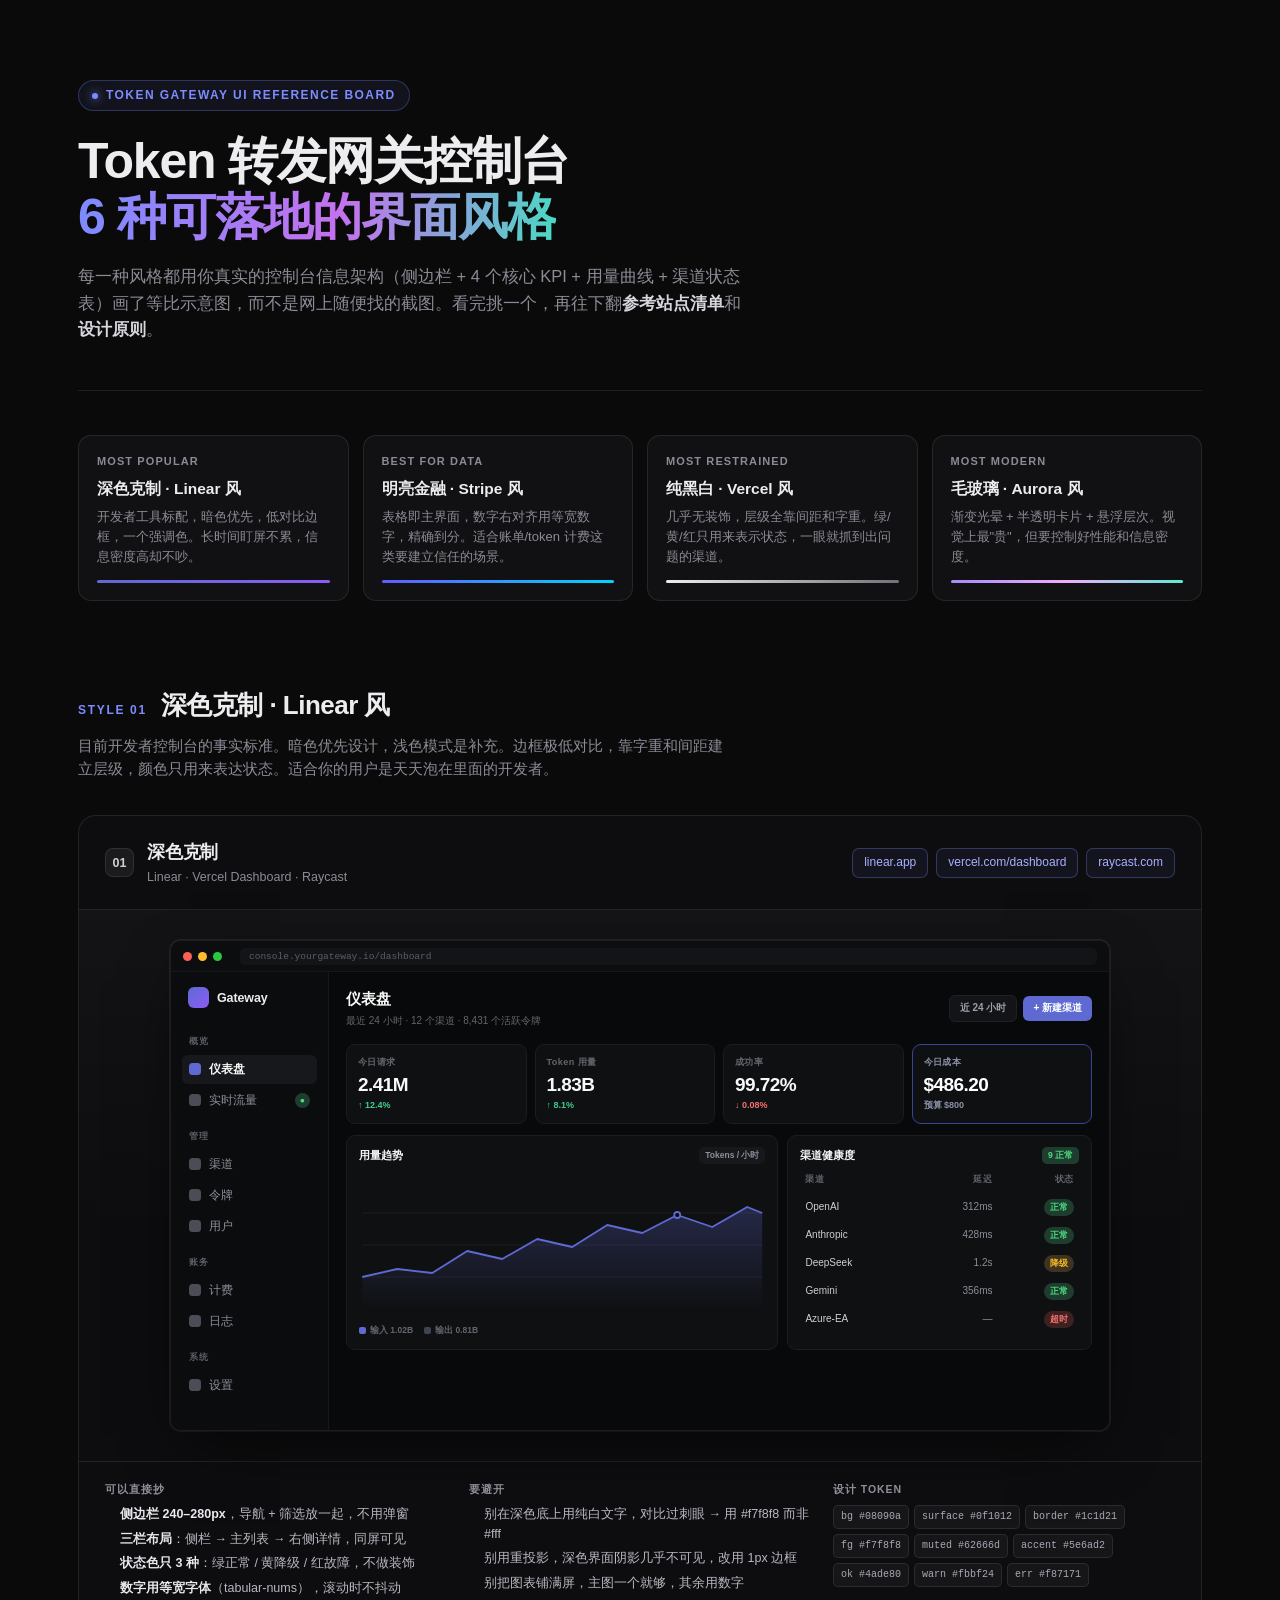
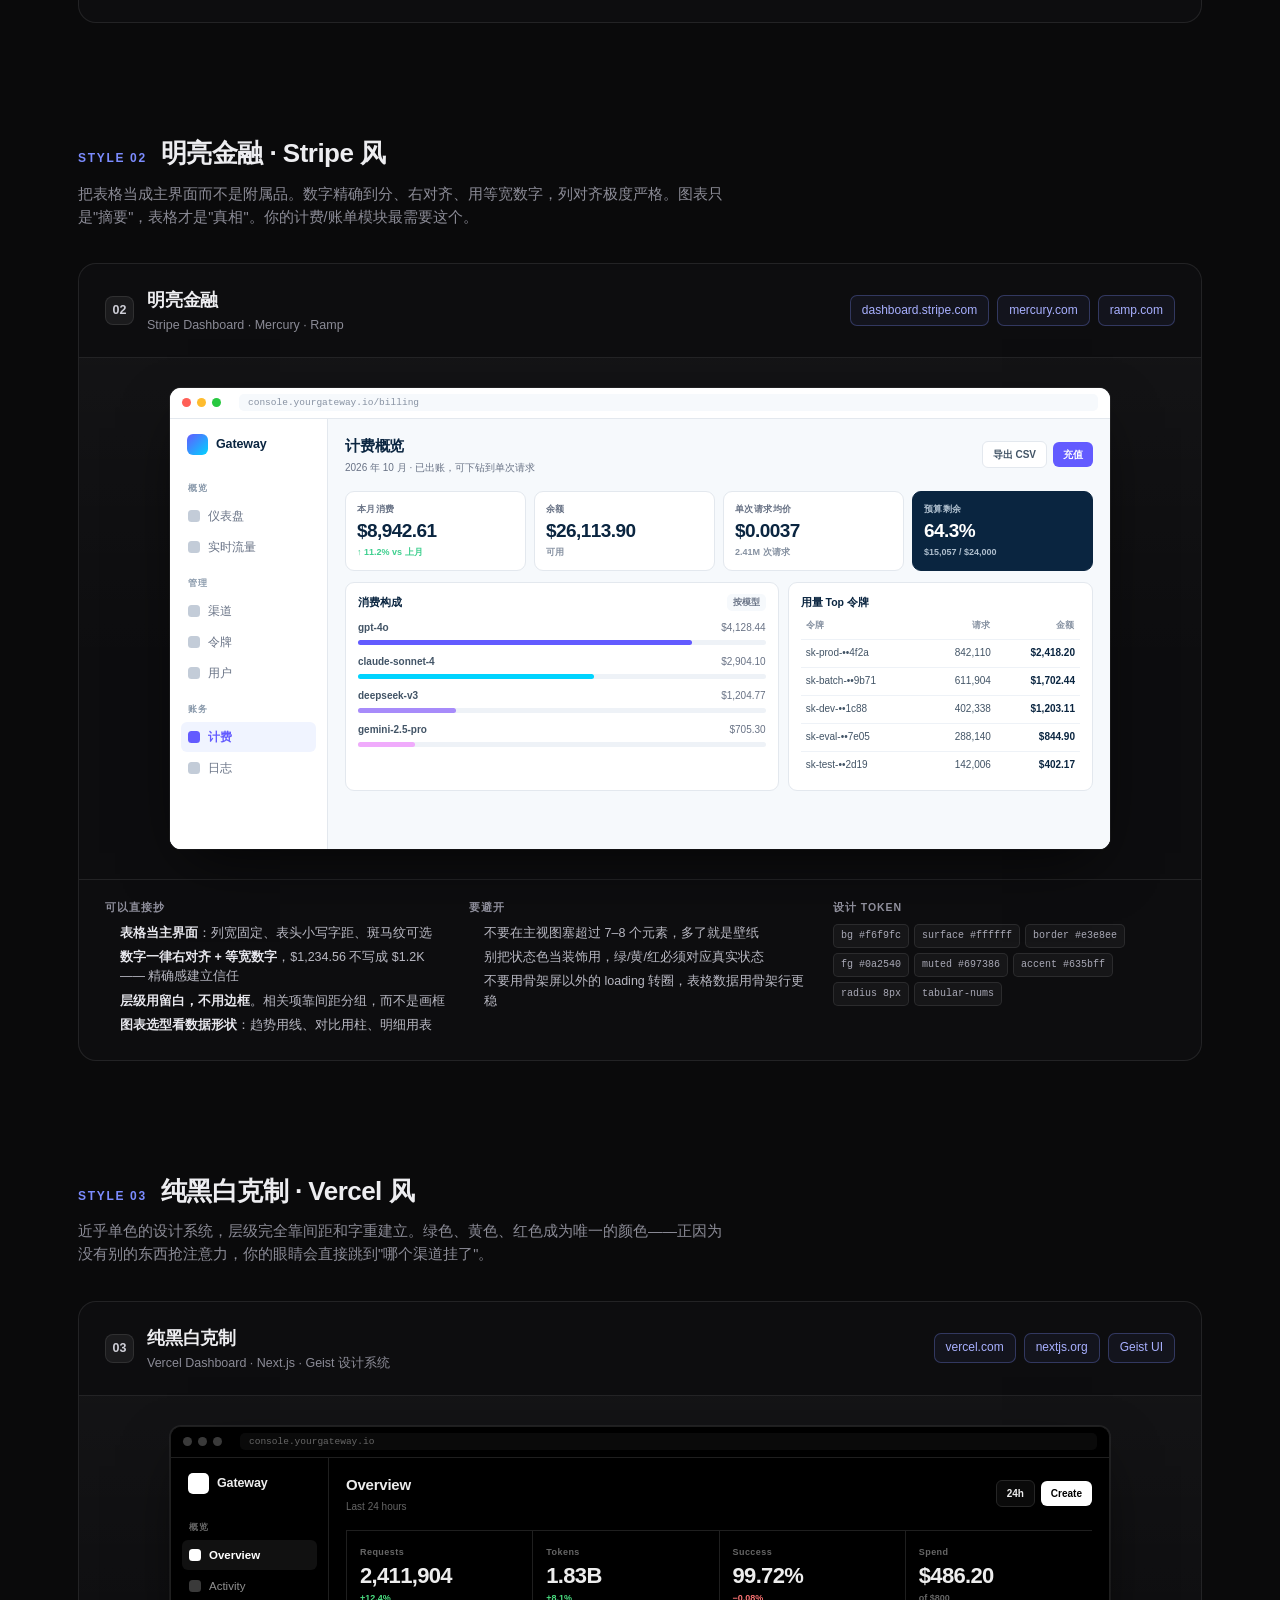
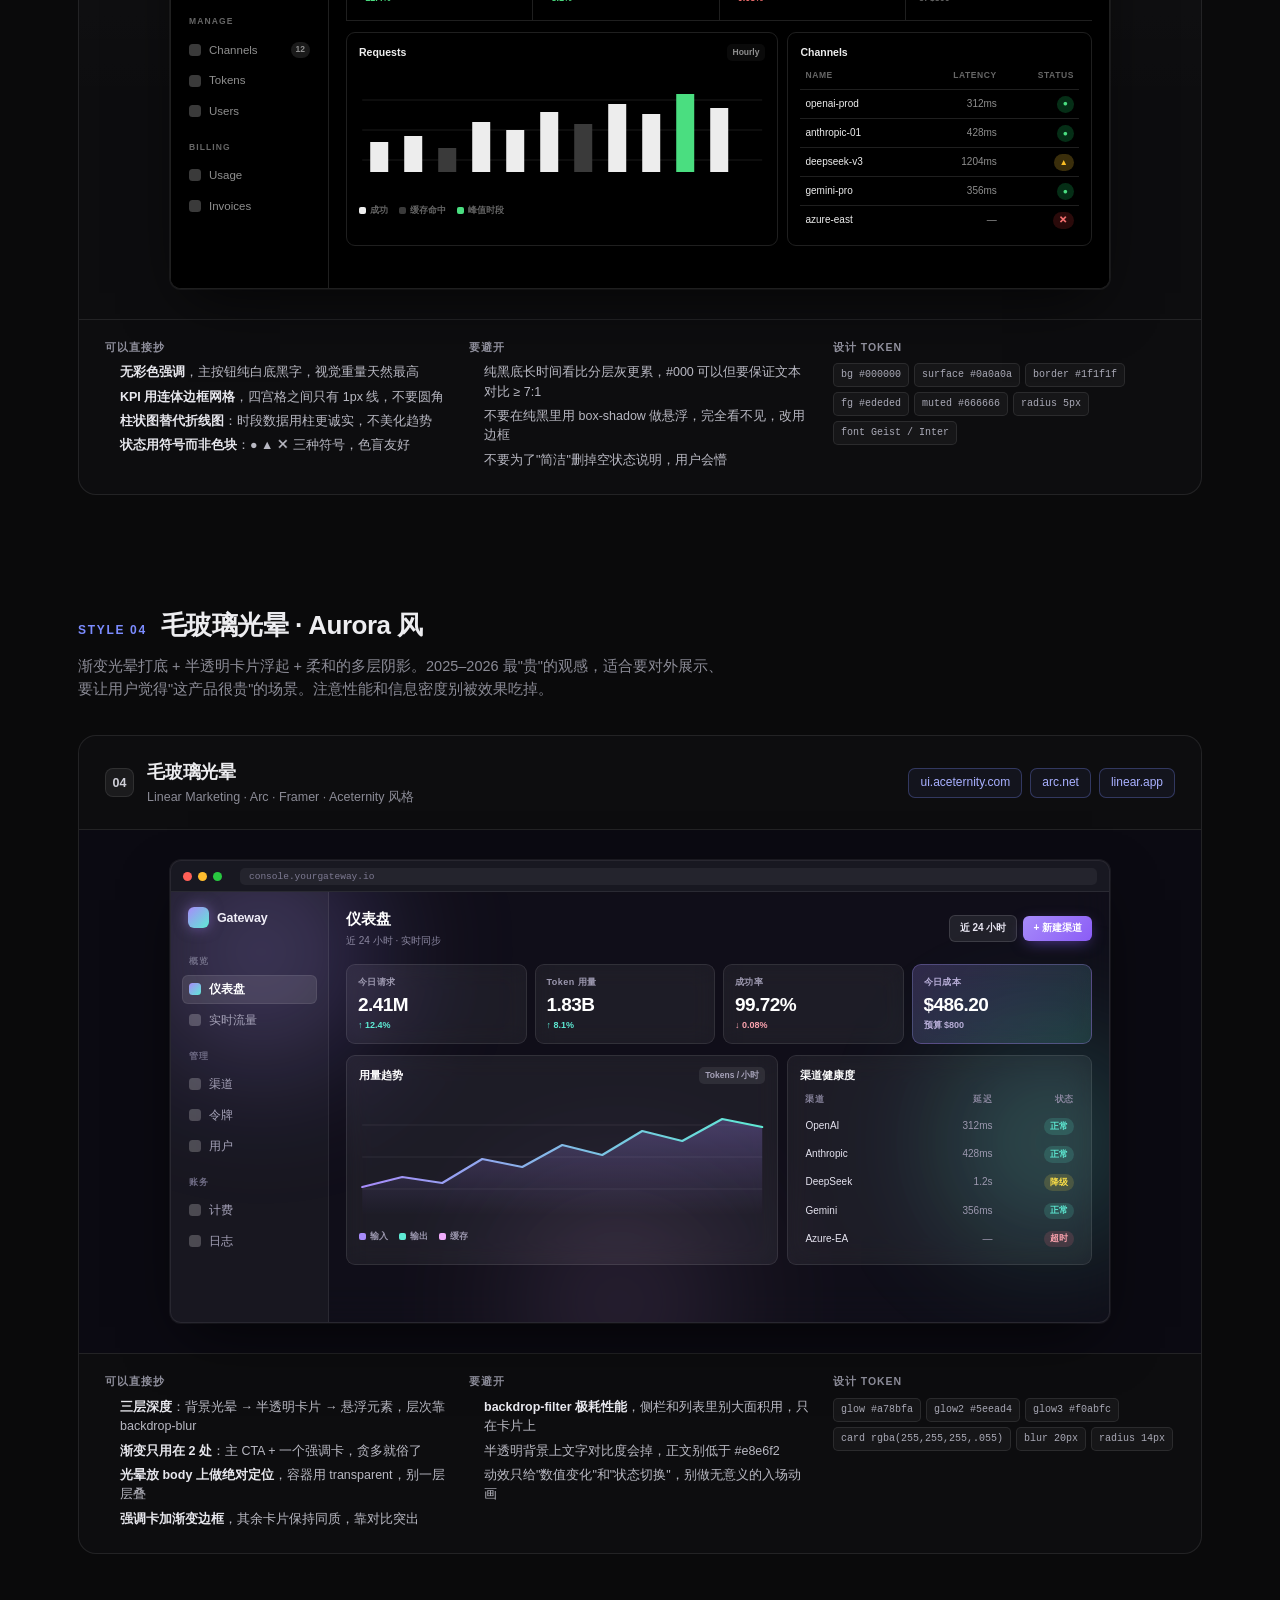
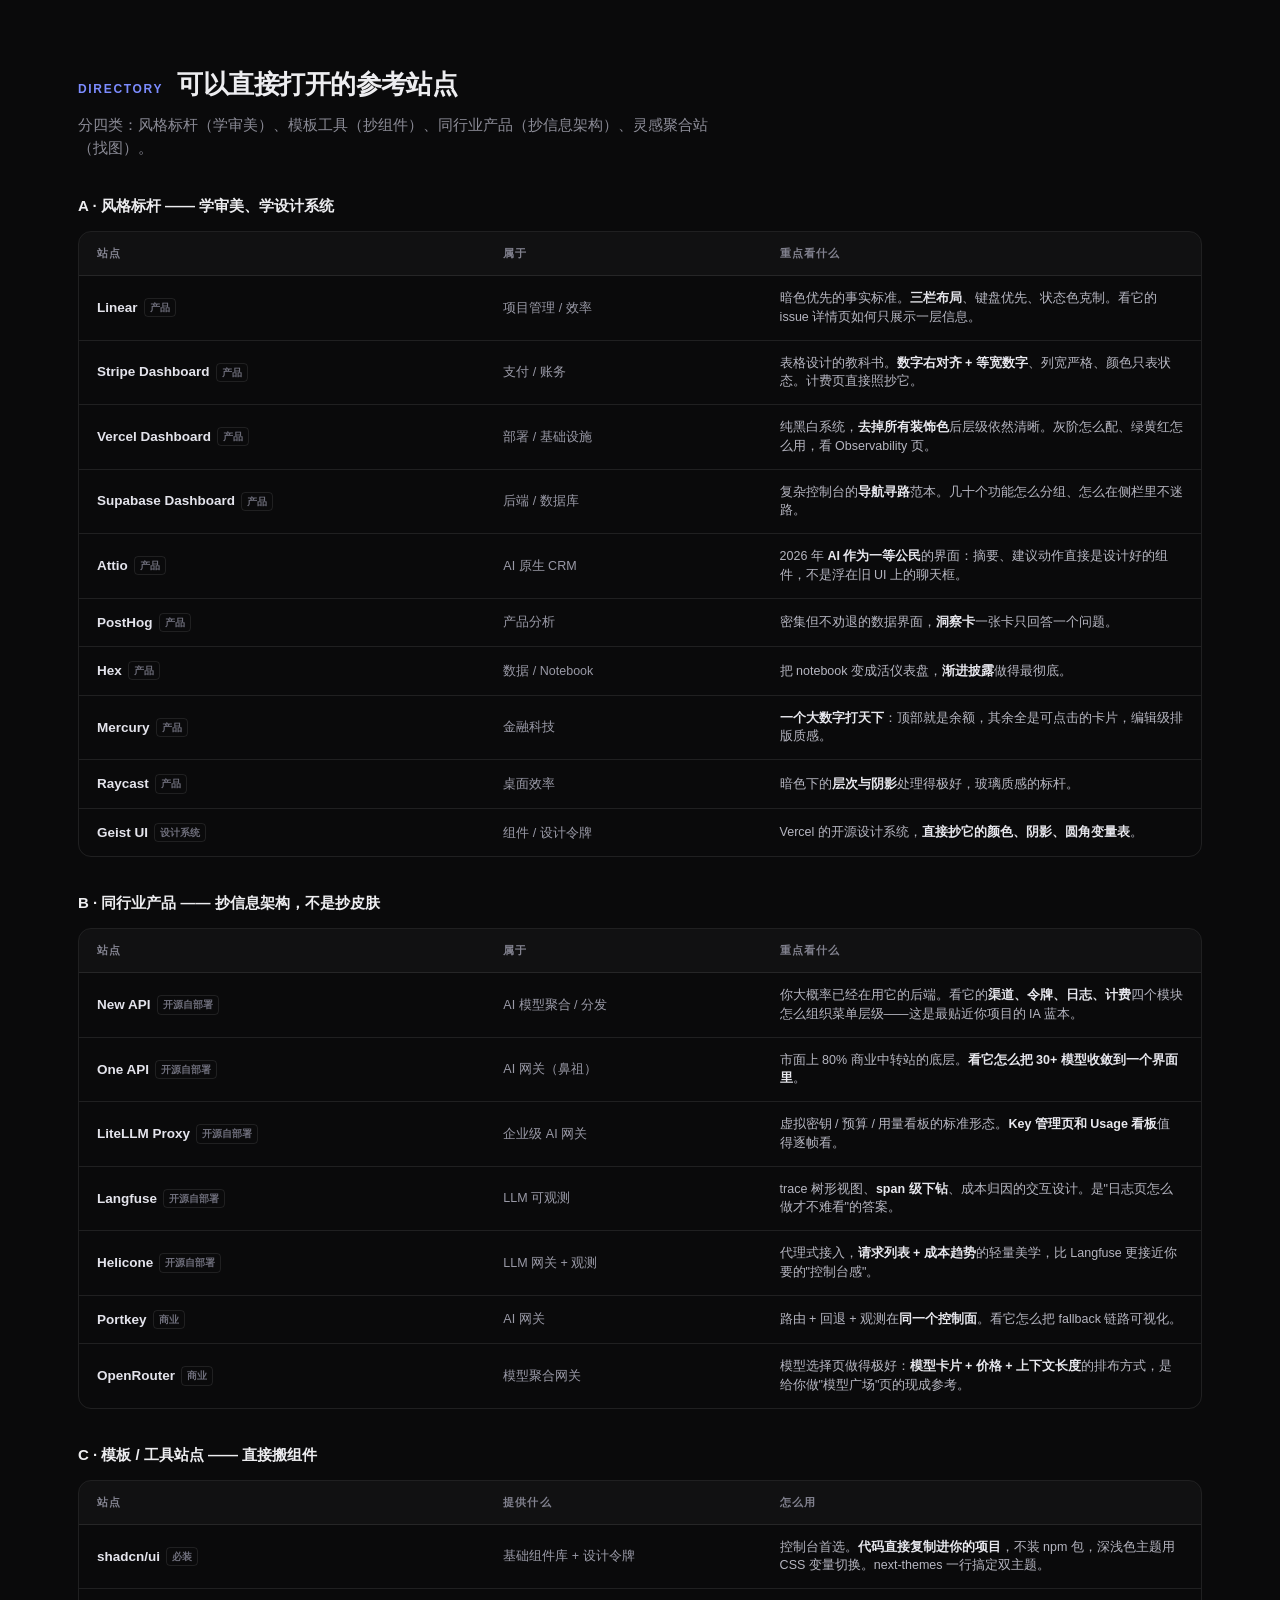
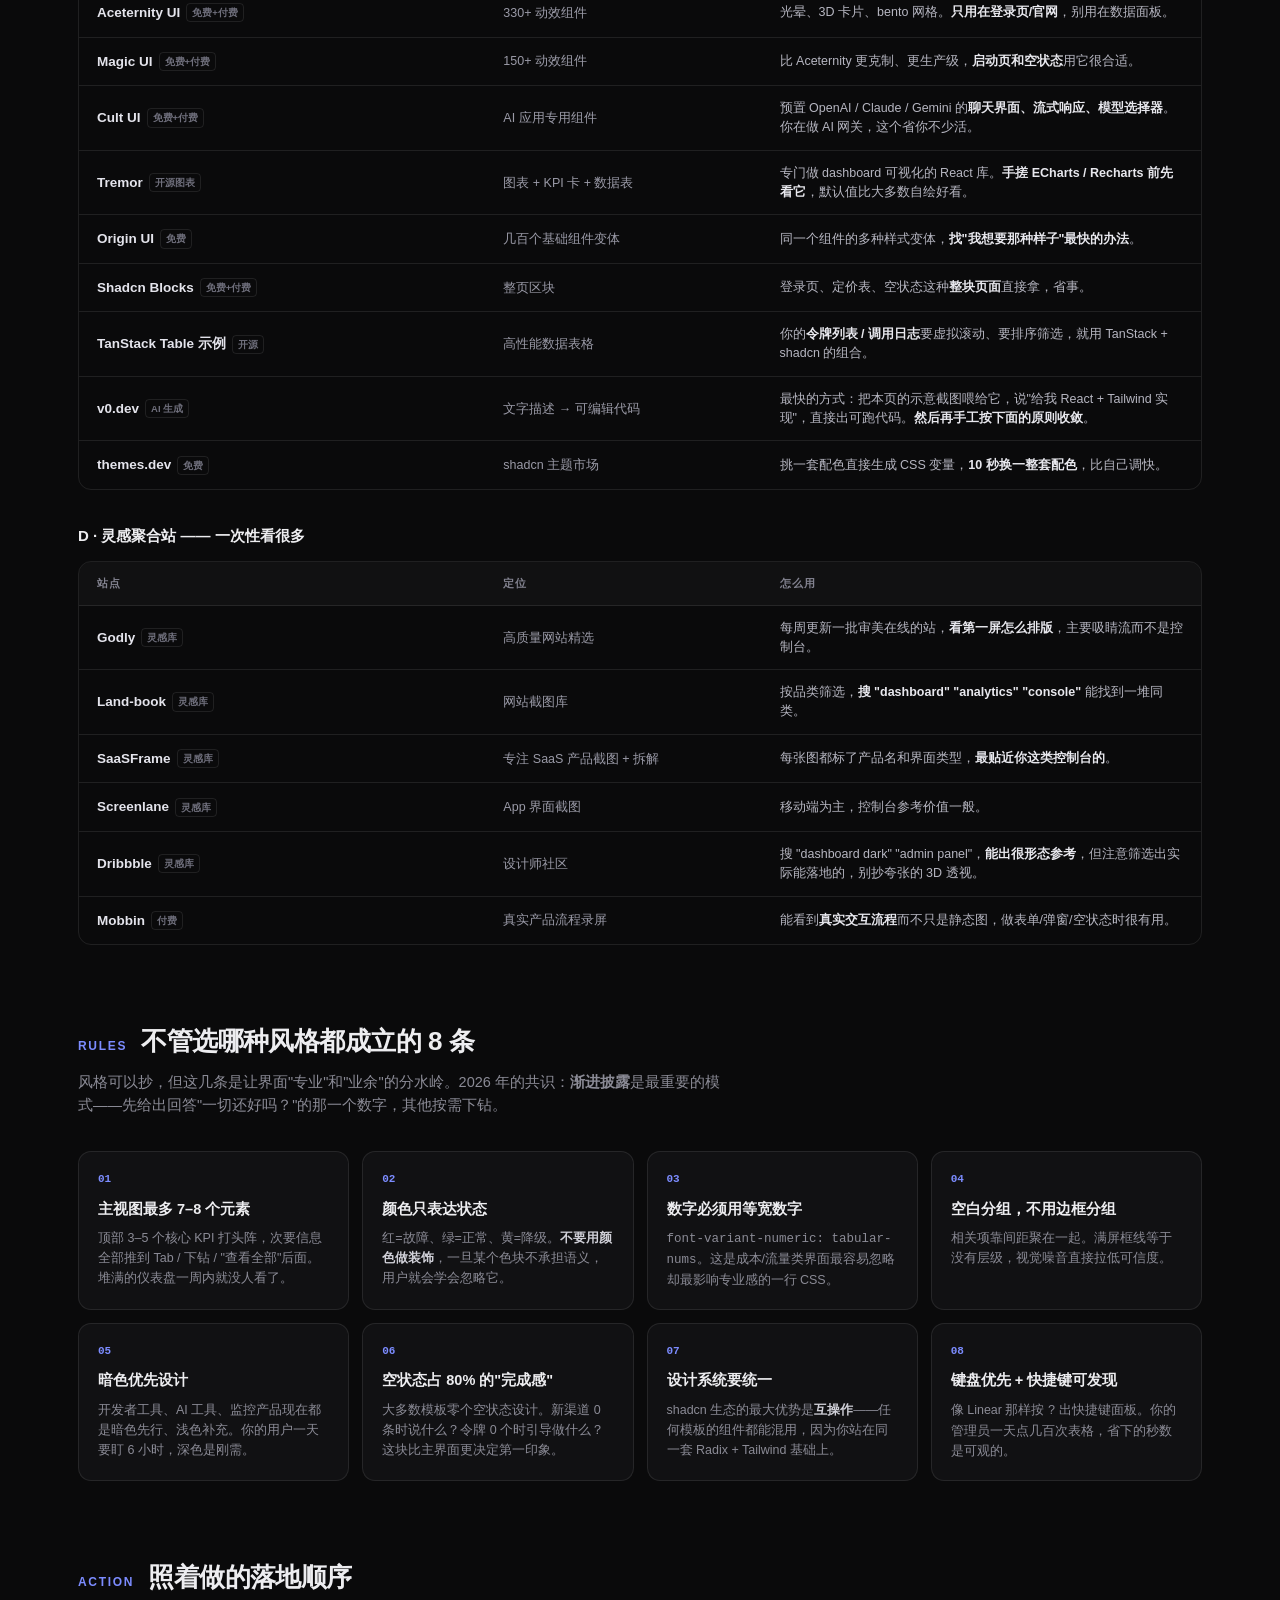
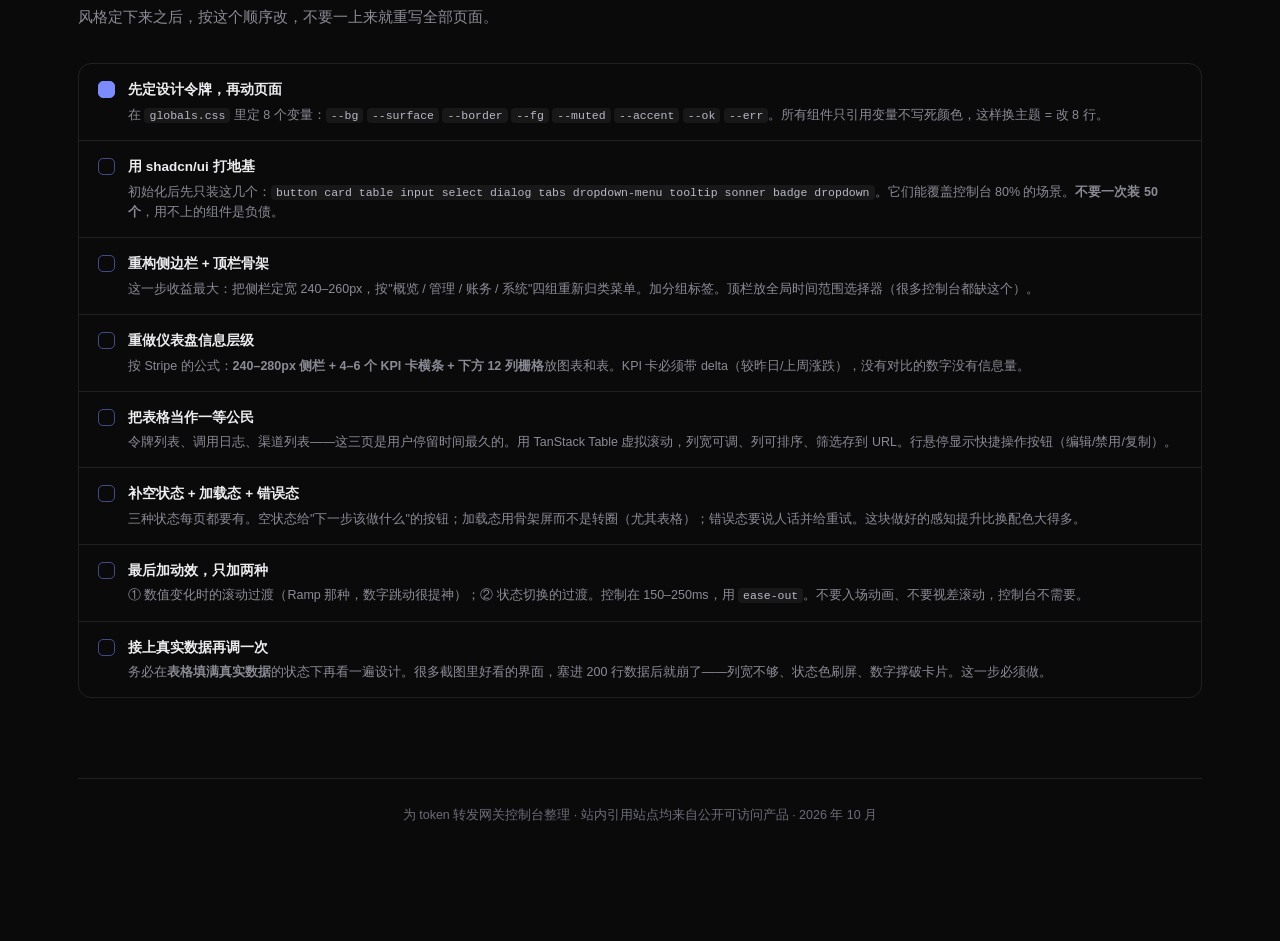
<file: docs/token-gateway-ui/ui-style-reference.html>
<!DOCTYPE html>
<html lang="zh-CN">
<head>
<meta charset="UTF-8">
<meta name="viewport" content="width=device-width, initial-scale=1.0">
<title>Token 转发网关控制台 · UI 风格参考板</title>
<style>
  :root{
    --page-bg:#0a0a0b;
    --page-fg:#ededf0;
    --page-muted:#8b8b96;
    --page-line:rgba(255,255,255,.09);
    --page-card:#111113;
  }
  *{box-sizing:border-box;margin:0;padding:0}
  body{
    background:var(--page-bg);
    color:var(--page-fg);
    font-family:-apple-system,BlinkMacSystemFont,"Segoe UI","PingFang SC","Microsoft YaHei",Inter,sans-serif;
    line-height:1.6;
    -webkit-font-smoothing:antialiased;
  }
  .wrap{max-width:1180px;margin:0 auto;padding:0 28px 120px}

  /* ---------- 页头 ---------- */
  header.hero{padding:80px 0 48px;border-bottom:1px solid var(--page-line)}
  .kicker{
    display:inline-flex;align-items:center;gap:8px;
    font-size:12px;letter-spacing:.12em;text-transform:uppercase;
    color:#7c8cff;font-weight:600;
    border:1px solid rgba(124,140,255,.28);border-radius:999px;
    padding:5px 13px;margin-bottom:22px;background:rgba(124,140,255,.07);
  }
  .kicker i{width:6px;height:6px;border-radius:50%;background:#7c8cff;display:block;
    box-shadow:0 0 10px #7c8cff}
  h1{font-size:clamp(30px,4.6vw,50px);line-height:1.12;letter-spacing:-.025em;font-weight:700}
  h1 em{font-style:normal;background:linear-gradient(94deg,#7c8cff,#c471ed 55%,#4ad9c4);
    -webkit-background-clip:text;background-clip:text;color:transparent}
  .lede{margin-top:18px;font-size:16.5px;color:var(--page-muted);max-width:74ch}
  .lede b{color:#d6d6dd;font-weight:600}

  /* ---------- 决策速览 ---------- */
  .quickpick{
    margin:44px 0 8px;display:grid;gap:14px;
    grid-template-columns:repeat(auto-fit,minmax(232px,1fr));
  }
  .qp{
    border:1px solid var(--page-line);border-radius:13px;padding:17px 18px;background:var(--page-card);
    transition:.22s;cursor:pointer;
  }
  .qp:hover{border-color:rgba(124,140,255,.5);transform:translateY(-2px)}
  .qp .n{font-size:11px;color:var(--page-muted);letter-spacing:.1em;font-weight:600}
  .qp .t{font-size:15.5px;font-weight:650;margin:6px 0 5px}
  .qp .d{font-size:13px;color:var(--page-muted);line-height:1.55}
  .qp .bar{height:3px;border-radius:2px;margin-top:13px}

  /* ---------- 大区块 ---------- */
  section{padding-top:76px}
  .sechead{display:flex;align-items:baseline;gap:14px;margin-bottom:8px}
  .secno{font-size:12px;font-weight:700;color:#7c8cff;letter-spacing:.14em}
  h2{font-size:26px;letter-spacing:-.02em;font-weight:680}
  .secdesc{color:var(--page-muted);font-size:14.5px;margin-bottom:34px;max-width:80ch}

  /* ---------- 风格卡 ---------- */
  .style{border:1px solid var(--page-line);border-radius:18px;overflow:hidden;margin-bottom:34px;background:#0d0d0f}
  .style-head{padding:22px 26px;border-bottom:1px solid var(--page-line);display:flex;flex-wrap:wrap;gap:16px;align-items:center;justify-content:space-between}
  .style-title{display:flex;align-items:center;gap:13px}
  .idx{width:29px;height:29px;border-radius:8px;display:grid;place-items:center;font-size:12.5px;font-weight:700;
    background:rgba(255,255,255,.06);color:#cfcfd8;border:1px solid var(--page-line)}
  .style-title h3{font-size:17.5px;font-weight:650;letter-spacing:-.01em}
  .style-title .sub{font-size:12.5px;color:var(--page-muted);margin-top:1px}
  .reflinks{display:flex;gap:8px;flex-wrap:wrap}
  .reflinks a{
    font-size:12px;text-decoration:none;color:#a8b0ff;border:1px solid rgba(124,140,255,.3);
    padding:4.5px 11px;border-radius:7px;background:rgba(124,140,255,.06);transition:.2s;
    font-weight:500;
  }
  .reflinks a:hover{background:rgba(124,140,255,.18);color:#cdd3ff}

  /* 舞台 —— 模拟浏览器窗口 */
  .stage{padding:30px;background:
    linear-gradient(180deg,rgba(255,255,255,.028),transparent 60%);
    display:flex;justify-content:center}
  .browser{width:100%;max-width:940px;border-radius:11px;overflow:hidden;
    box-shadow:0 22px 60px -18px rgba(0,0,0,.75),0 0 0 1px rgba(255,255,255,.07)}
  .chrome{height:31px;display:flex;align-items:center;gap:6px;padding:0 12px}
  .chrome i{width:9px;height:9px;border-radius:50%;display:block}
  .urlbar{flex:1;margin-left:12px;height:17px;border-radius:5px;display:flex;align-items:center;
    padding:0 9px;font-size:9.5px;font-family:ui-monospace,Menlo,Consolas,monospace;overflow:hidden;white-space:nowrap}
  .app{display:flex;min-height:430px}

  /* 通用骨架 */
  .side{width:158px;flex-shrink:0;padding:15px 11px}
  .brand{display:flex;align-items:center;gap:8px;padding:0 6px 15px;margin-bottom:12px}
  .logo{width:21px;height:21px;border-radius:6px;flex-shrink:0}
  .brand b{font-size:12.5px;font-weight:650;letter-spacing:-.01em}
  .navgrp{margin-bottom:15px}
  .navlbl{font-size:8.5px;letter-spacing:.13em;text-transform:uppercase;font-weight:700;padding:0 7px;margin-bottom:6px}
  .nav{display:flex;align-items:center;gap:8px;padding:5.5px 7px;border-radius:6px;font-size:11.5px;
    font-weight:500;margin-bottom:1.5px;cursor:default}
  .nav .ic{width:12px;height:12px;border-radius:3.5px;flex-shrink:0}
  .nav.on{font-weight:650}
  .nav .pill{margin-left:auto;font-size:8.5px;padding:1px 5px;border-radius:20px;font-weight:700}

  .main{flex:1;min-width:0;padding:15px 17px 19px}
  .topbar{display:flex;align-items:center;justify-content:space-between;margin-bottom:15px}
  .topbar h4{font-size:15px;font-weight:660;letter-spacing:-.015em}
  .topbar .sub{font-size:10px;margin-top:2px}
  .actions{display:flex;gap:6px;align-items:center}
  .btn{font-size:10px;padding:4.5px 10px;border-radius:6px;font-weight:600}

  .kpis{display:grid;grid-template-columns:repeat(4,1fr);gap:8px;margin-bottom:11px}
  .kpi{border-radius:9px;padding:10px 11px}
  .kpi .lb{font-size:9px;letter-spacing:.05em;margin-bottom:5px;font-weight:600}
  .kpi .vl{font-size:19px;font-weight:680;letter-spacing:-.03em;font-variant-numeric:tabular-nums;line-height:1.1}
  .kpi .dl{font-size:9px;margin-top:3px;font-weight:600}
  .up{color:#3ecf8e}.dn{color:#f87171}

  .grid2{display:grid;grid-template-columns:1.42fr 1fr;gap:9px}
  .card{border-radius:9px;padding:11px 12px}
  .card h5{font-size:10.5px;font-weight:650;margin-bottom:9px;display:flex;align-items:center;gap:6px}
  .card h5 .r{margin-left:auto;font-size:8.5px;font-weight:600;padding:2px 6px;border-radius:5px}
  .legend{display:flex;gap:11px;font-size:8.5px;font-weight:600;flex-wrap:wrap}
  .legend span{display:flex;align-items:center;gap:4px}
  .legend em{width:7px;height:7px;border-radius:2px;display:block}

  table{width:100%;border-collapse:collapse}
  th{text-align:left;font-size:8.5px;letter-spacing:.07em;text-transform:uppercase;font-weight:700;padding:0 5px 6px}
  td{font-size:10px;padding:5.5px 5px;font-variant-numeric:tabular-nums}
  .st{font-size:8.5px;padding:1.5px 6px;border-radius:20px;font-weight:700;display:inline-block}
  .mini-bar{height:4px;border-radius:2px}

  .note{padding:19px 26px;border-top:1px solid var(--page-line);display:grid;
    grid-template-columns:repeat(auto-fit,minmax(215px,1fr));gap:22px}
  .note h6{font-size:10.5px;letter-spacing:.09em;text-transform:uppercase;color:#8f8f9c;margin-bottom:8px;font-weight:700}
  .note ul{list-style:none}
  .note li{font-size:12.5px;color:#b8b8c2;padding-left:15px;position:relative;margin-bottom:5px;line-height:1.55}
  .note li::before{content:'';position:absolute;left:0;top:8px;width:5px;height:5px;border-radius:50%}
  .note li b{color:#e8e8ee;font-weight:620}
  .tokens{display:flex;flex-wrap:wrap;gap:5px}
  .tok{font-family:ui-monospace,Menlo,Consolas,monospace;font-size:10px;padding:3px 7px;border-radius:5px;
    border:1px solid var(--page-line);background:rgba(255,255,255,.04);color:#a9a9b6}

  /* ---------- 站点清单 ---------- */
  .tablewrap{border:1px solid var(--page-line);border-radius:13px;overflow:hidden}
  .row{display:grid;grid-template-columns:1.5fr 1fr 1.55fr;gap:16px;padding:13px 18px;
    border-bottom:1px solid var(--page-line);align-items:center;transition:.18s}
  .row:last-child{border-bottom:none}
  .row.hd{background:rgba(255,255,255,.028);font-size:10.5px;letter-spacing:.1em;text-transform:uppercase;
    color:#82828f;font-weight:700}
  .row:not(.hd):hover{background:rgba(124,140,255,.05)}
  .row a{color:#e4e4ec;text-decoration:none;font-weight:600;font-size:13.5px;display:flex;align-items:center;gap:6px}
  .row a:hover{color:#a8b0ff}
  .row a span{font-size:9.5px;color:#6f6f7c;border:1px solid var(--page-line);padding:1px 5px;border-radius:4px;font-weight:600}
  .row .who{font-size:12.5px;color:#9a9aa7}
  .row .take{font-size:12.5px;color:#b6b6c1;line-height:1.5}
  .row .take b{color:#e8e8ee;font-weight:620}

  /* ---------- 设计原则 ---------- */
  .prin{display:grid;gap:13px;grid-template-columns:repeat(auto-fit,minmax(258px,1fr))}
  .pc{border:1px solid var(--page-line);border-radius:13px;padding:19px;background:var(--page-card)}
  .pc .no{font-family:ui-monospace,Menlo,Consolas,monospace;font-size:11px;color:#7c8cff;font-weight:700;margin-bottom:9px}
  .pc h4{font-size:14.5px;font-weight:650;margin-bottom:7px}
  .pc p{font-size:12.5px;color:var(--page-muted);line-height:1.6}
  .pc p b{color:#d0d0d8;font-weight:600}

  /* ---------- 落地清单 ---------- */
  .check{border:1px solid var(--page-line);border-radius:13px;overflow:hidden}
  .ci{display:flex;gap:13px;padding:15px 19px;border-bottom:1px solid var(--page-line);align-items:flex-start}
  .ci:last-child{border-bottom:none}
  .ci .box{width:17px;height:17px;border-radius:5px;border:1.5px solid rgba(124,140,255,.5);flex-shrink:0;margin-top:2px}
  .ci .box.done{background:#7c8cff;border-color:#7c8cff}
  .ci .txt{flex:1}
  .ci .txt h5{font-size:13.5px;font-weight:640;margin-bottom:4px}
  .ci .txt p{font-size:12.5px;color:var(--page-muted);line-height:1.6}
  .ci .txt code{font-family:ui-monospace,Menlo,Consolas,monospace;font-size:11.5px;
    background:rgba(255,255,255,.06);padding:1px 5px;border-radius:4px;color:#b9b9c8}

  footer{margin-top:80px;padding-top:26px;border-top:1px solid var(--page-line);
    color:#6d6d79;font-size:12.5px;text-align:center}

  @media(max-width:820px){
    .side{width:56px}.nav span.lbl,.brand b,.navlbl{display:none}
    .kpis{grid-template-columns:repeat(2,1fr)}
    .grid2{grid-template-columns:1fr}
    .row{grid-template-columns:1fr;gap:6px}
    .row.hd{display:none}
    .stage{padding:14px}
  }
</style>
</head>
<body>
<div class="wrap">

<header class="hero">
  <div class="kicker"><i></i>Token Gateway UI Reference Board</div>
  <h1>Token 转发网关控制台<br><em>6 种可落地的界面风格</em></h1>
  <p class="lede">每一种风格都用你真实的控制台信息架构（侧边栏 + 4 个核心 KPI + 用量曲线 + 渠道状态表）画了等比示意图，而不是网上随便找的截图。看完挑一个，再往下翻<b>参考站点清单</b>和<b>设计原则</b>。</p>
</header>

<div class="quickpick">
  <div class="qp">
    <div class="n">MOST POPULAR</div>
    <div class="t">深色克制 · Linear 风</div>
    <div class="d">开发者工具标配，暗色优先，低对比边框，一个强调色。长时间盯屏不累，信息密度高却不吵。</div>
    <div class="bar" style="background:linear-gradient(90deg,#5e6ad2,#8b5cf6)"></div>
  </div>
  <div class="qp">
    <div class="n">BEST FOR DATA</div>
    <div class="t">明亮金融 · Stripe 风</div>
    <div class="d">表格即主界面，数字右对齐用等宽数字，精确到分。适合账单/token 计费这类要建立信任的场景。</div>
    <div class="bar" style="background:linear-gradient(90deg,#635bff,#00d4ff)"></div>
  </div>
  <div class="qp">
    <div class="n">MOST RESTRAINED</div>
    <div class="t">纯黑白 · Vercel 风</div>
    <div class="d">几乎无装饰，层级全靠间距和字重。绿/黄/红只用来表示状态，一眼就抓到出问题的渠道。</div>
    <div class="bar" style="background:linear-gradient(90deg,#ededed,#71717a)"></div>
  </div>
  <div class="qp">
    <div class="n">MOST MODERN</div>
    <div class="t">毛玻璃 · Aurora 风</div>
    <div class="d">渐变光晕 + 半透明卡片 + 悬浮层次。视觉上最"贵"，但要控制好性能和信息密度。</div>
    <div class="bar" style="background:linear-gradient(90deg,#a78bfa,#f0abfc,#5eead4)"></div>
  </div>
</div>

<!-- ================= 风格 1 ================= -->
<section id="s1">
  <div class="sechead"><span class="secno">STYLE 01</span><h2>深色克制 · Linear 风</h2></div>
  <p class="secdesc">目前开发者控制台的事实标准。暗色优先设计，浅色模式是补充。边框极低对比，靠字重和间距建立层级，颜色只用来表达状态。适合你的用户是天天泡在里面的开发者。</p>

  <div class="style">
    <div class="style-head">
      <div class="style-title">
        <div class="idx">01</div>
        <div><h3>深色克制</h3><div class="sub">Linear · Vercel Dashboard · Raycast</div></div>
      </div>
      <div class="reflinks">
        <a href="https://linear.app" target="_blank">linear.app</a>
        <a href="https://vercel.com/dashboard" target="_blank">vercel.com/dashboard</a>
        <a href="https://raycast.com" target="_blank">raycast.com</a>
      </div>
    </div>

    <div class="stage">
      <div class="browser" style="background:#08090a;border:1px solid #1c1d21">
        <div class="chrome" style="background:#0c0d0f;border-bottom:1px solid #17181b">
          <i style="background:#ff5f57"></i><i style="background:#febc2e"></i><i style="background:#28c840"></i>
          <div class="urlbar" style="background:#131417;color:#5c5d66">console.yourgateway.io/dashboard</div>
        </div>
        <div class="app">
          <!-- sidebar -->
          <div class="side" style="background:#0b0c0e;border-right:1px solid #17181b">
            <div class="brand">
              <div class="logo" style="background:linear-gradient(135deg,#5e6ad2,#8b5cf6)"></div>
              <b>Gateway</b>
            </div>
            <div class="navgrp">
              <div class="navlbl" style="color:#5c5d66">概览</div>
              <div class="nav on" style="background:#17181b;color:#f7f8f8"><div class="ic" style="background:#5e6ad2"></div><span class="lbl">仪表盘</span></div>
              <div class="nav" style="color:#8a8f98"><div class="ic" style="background:#4a4d55"></div><span class="lbl">实时流量</span><span class="pill" style="background:#1f3d2e;color:#4ade80">●</span></div>
            </div>
            <div class="navgrp">
              <div class="navlbl" style="color:#5c5d66">管理</div>
              <div class="nav" style="color:#8a8f98"><div class="ic" style="background:#4a4d55"></div><span class="lbl">渠道</span></div>
              <div class="nav" style="color:#8a8f98"><div class="ic" style="background:#4a4d55"></div><span class="lbl">令牌</span></div>
              <div class="nav" style="color:#8a8f98"><div class="ic" style="background:#4a4d55"></div><span class="lbl">用户</span></div>
            </div>
            <div class="navgrp">
              <div class="navlbl" style="color:#5c5d66">账务</div>
              <div class="nav" style="color:#8a8f98"><div class="ic" style="background:#4a4d55"></div><span class="lbl">计费</span></div>
              <div class="nav" style="color:#8a8f98"><div class="ic" style="background:#4a4d55"></div><span class="lbl">日志</span></div>
            </div>
            <div class="navgrp">
              <div class="navlbl" style="color:#5c5d66">系统</div>
              <div class="nav" style="color:#8a8f98"><div class="ic" style="background:#4a4d55"></div><span class="lbl">设置</span></div>
            </div>
          </div>

          <!-- main -->
          <div class="main" style="background:#08090a">
            <div class="topbar">
              <div>
                <h4 style="color:#f7f8f8">仪表盘</h4>
                <div class="sub" style="color:#62666d">最近 24 小时 · 12 个渠道 · 8,431 个活跃令牌</div>
              </div>
              <div class="actions">
                <div class="btn" style="background:#131417;color:#9a9ea6;border:1px solid #1f2024">近 24 小时</div>
                <div class="btn" style="background:#5e6ad2;color:#fff">+ 新建渠道</div>
              </div>
            </div>

            <div class="kpis">
              <div class="kpi" style="background:#0f1012;border:1px solid #1c1d21">
                <div class="lb" style="color:#62666d">今日请求</div>
                <div class="vl" style="color:#f7f8f8">2.41M</div>
                <div class="dl up">↑ 12.4%</div>
              </div>
              <div class="kpi" style="background:#0f1012;border:1px solid #1c1d21">
                <div class="lb" style="color:#62666d">Token 用量</div>
                <div class="vl" style="color:#f7f8f8">1.83B</div>
                <div class="dl up">↑ 8.1%</div>
              </div>
              <div class="kpi" style="background:#0f1012;border:1px solid #1c1d21">
                <div class="lb" style="color:#62666d">成功率</div>
                <div class="vl" style="color:#f7f8f8">99.72%</div>
                <div class="dl dn">↓ 0.08%</div>
              </div>
              <div class="kpi" style="background:#0f1012;border:1px solid #5e6ad2;border-color:#3d4299">
                <div class="lb" style="color:#8b90a8">今日成本</div>
                <div class="vl" style="color:#fff">$486.20</div>
                <div class="dl" style="color:#8b90a8">预算 $800</div>
              </div>
            </div>

            <div class="grid2">
              <div class="card" style="background:#0f1012;border:1px solid #1c1d21">
                <h5 style="color:#f7f8f8">用量趋势
                  <span class="r" style="background:#17181b;color:#8a8f98">Tokens / 小时</span>
                </h5>
                <div style="height:8px"></div>
                <svg viewBox="0 0 400 128" style="width:100%;height:128px">
                  <defs>
                    <linearGradient id="g1" x1="0" y1="0" x2="0" y2="1">
                      <stop offset="0%" stop-color="#5e6ad2" stop-opacity=".28"/>
                      <stop offset="100%" stop-color="#5e6ad2" stop-opacity="0"/>
                    </linearGradient>
                  </defs>
                  <g stroke="#1c1d21" stroke-width="1">
                    <line x1="0" y1="32" x2="400" y2="32"/><line x1="0" y1="64" x2="400" y2="64"/><line x1="0" y1="96" x2="400" y2="96"/>
                  </g>
                  <path d="M0,96 L35,88 L70,92 L105,70 L140,78 L175,58 L210,66 L245,44 L280,52 L315,34 L350,46 L385,26 L400,32 L400,128 L0,128 Z" fill="url(#g1)"/>
                  <path d="M0,96 L35,88 L70,92 L105,70 L140,78 L175,58 L210,66 L245,44 L280,52 L315,34 L350,46 L385,26 L400,32"
                        fill="none" stroke="#5e6ad2" stroke-width="1.8" stroke-linejoin="round"/>
                  <circle cx="315" cy="34" r="3" fill="#08090a" stroke="#5e6ad2" stroke-width="1.8"/>
                </svg>
                <div class="legend" style="color:#62666d;margin-top:7px">
                  <span><em style="background:#5e6ad2"></em>输入 1.02B</span>
                  <span><em style="background:#3f4451"></em>输出 0.81B</span>
                </div>
              </div>

              <div class="card" style="background:#0f1012;border:1px solid #1c1d21">
                <h5 style="color:#f7f8f8">渠道健康度
                  <span class="r" style="background:#1f3d2e;color:#4ade80">9 正常</span>
                </h5>
                <table>
                  <thead><tr style="color:#62666d"><th>渠道</th><th style="text-align:right">延迟</th><th style="text-align:right">状态</th></tr></thead>
                  <tbody style="color:#cdd0d6">
                    <tr><td>OpenAI</td><td style="text-align:right;color:#8a8f98">312ms</td><td style="text-align:right"><span class="st" style="background:#1f3d2e;color:#4ade80">正常</span></td></tr>
                    <tr><td>Anthropic</td><td style="text-align:right;color:#8a8f98">428ms</td><td style="text-align:right"><span class="st" style="background:#1f3d2e;color:#4ade80">正常</span></td></tr>
                    <tr><td>DeepSeek</td><td style="text-align:right;color:#8a8f98">1.2s</td><td style="text-align:right"><span class="st" style="background:#3d3320;color:#fbbf24">降级</span></td></tr>
                    <tr><td>Gemini</td><td style="text-align:right;color:#8a8f98">356ms</td><td style="text-align:right"><span class="st" style="background:#1f3d2e;color:#4ade80">正常</span></td></tr>
                    <tr><td>Azure-EA</td><td style="text-align:right;color:#8a8f98">—</td><td style="text-align:right"><span class="st" style="background:#3d2020;color:#f87171">超时</span></td></tr>
                  </tbody>
                </table>
              </div>
            </div>
          </div>
        </div>
      </div>
    </div>

    <div class="note">
      <div>
        <h6>可以直接抄</h6>
        <ul>
          <li><b>侧边栏 240–280px</b>，导航 + 筛选放一起，不用弹窗</li>
          <li><b>三栏布局</b>：侧栏 → 主列表 → 右侧详情，同屏可见</li>
          <li><b>状态色只 3 种</b>：绿正常 / 黄降级 / 红故障，不做装饰</li>
          <li><b>数字用等宽字体</b>（tabular-nums），滚动时不抖动</li>
        </ul>
      </div>
      <div>
        <h6>要避开</h6>
        <ul>
          <li>别在深色底上用纯白文字，对比过刺眼 → 用 #f7f8f8 而非 #fff</li>
          <li>别用重投影，深色界面阴影几乎不可见，改用 1px 边框</li>
          <li>别把图表铺满屏，主图一个就够，其余用数字</li>
        </ul>
      </div>
      <div>
        <h6>设计 Token</h6>
        <div class="tokens">
          <span class="tok">bg #08090a</span><span class="tok">surface #0f1012</span>
          <span class="tok">border #1c1d21</span><span class="tok">fg #f7f8f8</span>
          <span class="tok">muted #62666d</span><span class="tok">accent #5e6ad2</span>
          <span class="tok">ok #4ade80</span><span class="tok">warn #fbbf24</span><span class="tok">err #f87171</span>
        </div>
      </div>
    </div>
  </div>
</section>

<!-- ================= 风格 2 ================= -->
<section id="s2">
  <div class="sechead"><span class="secno">STYLE 02</span><h2>明亮金融 · Stripe 风</h2></div>
  <p class="secdesc">把表格当成主界面而不是附属品。数字精确到分、右对齐、用等宽数字，列对齐极度严格。图表只是"摘要"，表格才是"真相"。你的计费/账单模块最需要这个。</p>

  <div class="style">
    <div class="style-head">
      <div class="style-title">
        <div class="idx">02</div>
        <div><h3>明亮金融</h3><div class="sub">Stripe Dashboard · Mercury · Ramp</div></div>
      </div>
      <div class="reflinks">
        <a href="https://dashboard.stripe.com" target="_blank">dashboard.stripe.com</a>
        <a href="https://mercury.com" target="_blank">mercury.com</a>
        <a href="https://ramp.com" target="_blank">ramp.com</a>
      </div>
    </div>

    <div class="stage">
      <div class="browser" style="background:#f6f9fc">
        <div class="chrome" style="background:#fff;border-bottom:1px solid #e3e8ee">
          <i style="background:#ff5f57"></i><i style="background:#febc2e"></i><i style="background:#28c840"></i>
          <div class="urlbar" style="background:#f6f9fc;color:#8792a2">console.yourgateway.io/billing</div>
        </div>
        <div class="app" style="background:#f6f9fc">
          <div class="side" style="background:#fff;border-right:1px solid #e3e8ee">
            <div class="brand">
              <div class="logo" style="background:linear-gradient(135deg,#635bff,#00d4ff)"></div>
              <b style="color:#0a2540">Gateway</b>
            </div>
            <div class="navgrp">
              <div class="navlbl" style="color:#8898aa">概览</div>
              <div class="nav" style="color:#697386"><div class="ic" style="background:#c3ccd8"></div><span class="lbl">仪表盘</span></div>
              <div class="nav" style="color:#697386"><div class="ic" style="background:#c3ccd8"></div><span class="lbl">实时流量</span></div>
            </div>
            <div class="navgrp">
              <div class="navlbl" style="color:#8898aa">管理</div>
              <div class="nav" style="color:#697386"><div class="ic" style="background:#c3ccd8"></div><span class="lbl">渠道</span></div>
              <div class="nav" style="color:#697386"><div class="ic" style="background:#c3ccd8"></div><span class="lbl">令牌</span></div>
              <div class="nav" style="color:#697386"><div class="ic" style="background:#c3ccd8"></div><span class="lbl">用户</span></div>
            </div>
            <div class="navgrp">
              <div class="navlbl" style="color:#8898aa">账务</div>
              <div class="nav on" style="background:#f0f4ff;color:#635bff"><div class="ic" style="background:#635bff"></div><span class="lbl">计费</span></div>
              <div class="nav" style="color:#697386"><div class="ic" style="background:#c3ccd8"></div><span class="lbl">日志</span></div>
            </div>
          </div>

          <div class="main" style="background:#f6f9fc">
            <div class="topbar">
              <div>
                <h4 style="color:#0a2540">计费概览</h4>
                <div class="sub" style="color:#697386">2026 年 10 月 · 已出账，可下钻到单次请求</div>
              </div>
              <div class="actions">
                <div class="btn" style="background:#fff;color:#425466;border:1px solid #e3e8ee">导出 CSV</div>
                <div class="btn" style="background:#635bff;color:#fff">充值</div>
              </div>
            </div>

            <div class="kpis">
              <div class="kpi" style="background:#fff;border:1px solid #e3e8ee">
                <div class="lb" style="color:#697386">本月消费</div>
                <div class="vl" style="color:#0a2540">$8,942.61</div>
                <div class="dl" style="color:#3ecf8e">↑ 11.2% vs 上月</div>
              </div>
              <div class="kpi" style="background:#fff;border:1px solid #e3e8ee">
                <div class="lb" style="color:#697386">余额</div>
                <div class="vl" style="color:#0a2540">$26,113.90</div>
                <div class="dl" style="color:#8792a2">可用</div>
              </div>
              <div class="kpi" style="background:#fff;border:1px solid #e3e8ee">
                <div class="lb" style="color:#697386">单次请求均价</div>
                <div class="vl" style="color:#0a2540">$0.0037</div>
                <div class="dl" style="color:#8792a2">2.41M 次请求</div>
              </div>
              <div class="kpi" style="background:#0a2540;border:1px solid #0a2540">
                <div class="lb" style="color:#adbdcc">预算剩余</div>
                <div class="vl" style="color:#fff">64.3%</div>
                <div class="dl" style="color:#adbdcc">$15,057 / $24,000</div>
              </div>
            </div>

            <div class="grid2">
              <div class="card" style="background:#fff;border:1px solid #e3e8ee">
                <h5 style="color:#0a2540">消费构成
                  <span class="r" style="background:#f6f9fc;color:#697386">按模型</span>
                </h5>
                <div style="display:flex;flex-direction:column;gap:9px;margin-top:4px">
                  <div>
                    <div style="display:flex;justify-content:space-between;font-size:10px;margin-bottom:4px;color:#425466">
                      <span style="font-weight:600">gpt-4o</span><span style="font-variant-numeric:tabular-nums;color:#697386">$4,128.44</span></div>
                    <div style="height:5px;background:#eef2f7;border-radius:3px"><div style="width:82%;height:100%;background:#635bff;border-radius:3px"></div></div>
                  </div>
                  <div>
                    <div style="display:flex;justify-content:space-between;font-size:10px;margin-bottom:4px;color:#425466">
                      <span style="font-weight:600">claude-sonnet-4</span><span style="font-variant-numeric:tabular-nums;color:#697386">$2,904.10</span></div>
                    <div style="height:5px;background:#eef2f7;border-radius:3px"><div style="width:58%;height:100%;background:#00d4ff;border-radius:3px"></div></div>
                  </div>
                  <div>
                    <div style="display:flex;justify-content:space-between;font-size:10px;margin-bottom:4px;color:#425466">
                      <span style="font-weight:600">deepseek-v3</span><span style="font-variant-numeric:tabular-nums;color:#697386">$1,204.77</span></div>
                    <div style="height:5px;background:#eef2f7;border-radius:3px"><div style="width:24%;height:100%;background:#a78bfa;border-radius:3px"></div></div>
                  </div>
                  <div>
                    <div style="display:flex;justify-content:space-between;font-size:10px;margin-bottom:4px;color:#425466">
                      <span style="font-weight:600">gemini-2.5-pro</span><span style="font-variant-numeric:tabular-nums;color:#697386">$705.30</span></div>
                    <div style="height:5px;background:#eef2f7;border-radius:3px"><div style="width:14%;height:100%;background:#f0abfc;border-radius:3px"></div></div>
                  </div>
                </div>
              </div>

              <div class="card" style="background:#fff;border:1px solid #e3e8ee">
                <h5 style="color:#0a2540">用量 Top 令牌</h5>
                <table>
                  <thead><tr style="color:#8792a2"><th>令牌</th><th style="text-align:right">请求</th><th style="text-align:right">金额</th></tr></thead>
                  <tbody style="color:#425466">
                    <tr style="border-top:1px solid #eef2f7"><td>sk-prod-••4f2a</td><td style="text-align:right">842,110</td><td style="text-align:right;font-weight:640;color:#0a2540">$2,418.20</td></tr>
                    <tr style="border-top:1px solid #eef2f7"><td>sk-batch-••9b71</td><td style="text-align:right">611,904</td><td style="text-align:right;font-weight:640;color:#0a2540">$1,702.44</td></tr>
                    <tr style="border-top:1px solid #eef2f7"><td>sk-dev-••1c88</td><td style="text-align:right">402,338</td><td style="text-align:right;font-weight:640;color:#0a2540">$1,203.11</td></tr>
                    <tr style="border-top:1px solid #eef2f7"><td>sk-eval-••7e05</td><td style="text-align:right">288,140</td><td style="text-align:right;font-weight:640;color:#0a2540">$844.90</td></tr>
                    <tr style="border-top:1px solid #eef2f7"><td>sk-test-••2d19</td><td style="text-align:right">142,006</td><td style="text-align:right;font-weight:640;color:#0a2540">$402.17</td></tr>
                  </tbody>
                </table>
              </div>
            </div>
          </div>
        </div>
      </div>
    </div>

    <div class="note">
      <div>
        <h6>可以直接抄</h6>
        <ul>
          <li><b>表格当主界面</b>：列宽固定、表头小写字距、斑马纹可选</li>
          <li><b>数字一律右对齐 + 等宽数字</b>，$1,234.56 不写成 $1.2K —— 精确感建立信任</li>
          <li><b>层级用留白，不用边框</b>。相关项靠间距分组，而不是画框</li>
          <li><b>图表选型看数据形状</b>：趋势用线、对比用柱、明细用表</li>
        </ul>
      </div>
      <div>
        <h6>要避开</h6>
        <ul>
          <li>不要在主视图塞超过 7–8 个元素，多了就是壁纸</li>
          <li>别把状态色当装饰用，绿/黄/红必须对应真实状态</li>
          <li>不要用骨架屏以外的 loading 转圈，表格数据用骨架行更稳</li>
        </ul>
      </div>
      <div>
        <h6>设计 Token</h6>
        <div class="tokens">
          <span class="tok">bg #f6f9fc</span><span class="tok">surface #ffffff</span>
          <span class="tok">border #e3e8ee</span><span class="tok">fg #0a2540</span>
          <span class="tok">muted #697386</span><span class="tok">accent #635bff</span>
          <span class="tok">radius 8px</span><span class="tok">tabular-nums</span>
        </div>
      </div>
    </div>
  </div>
</section>

<!-- ================= 风格 3 ================= -->
<section id="s3">
  <div class="sechead"><span class="secno">STYLE 03</span><h2>纯黑白克制 · Vercel 风</h2></div>
  <p class="secdesc">近乎单色的设计系统，层级完全靠间距和字重建立。绿色、黄色、红色成为唯一的颜色——正因为没有别的东西抢注意力，你的眼睛会直接跳到"哪个渠道挂了"。</p>

  <div class="style">
    <div class="style-head">
      <div class="style-title">
        <div class="idx">03</div>
        <div><h3>纯黑白克制</h3><div class="sub">Vercel Dashboard · Next.js · Geist 设计系统</div></div>
      </div>
      <div class="reflinks">
        <a href="https://vercel.com" target="_blank">vercel.com</a>
        <a href="https://nextjs.org" target="_blank">nextjs.org</a>
        <a href="https://vercel.com/geist" target="_blank">Geist UI</a>
      </div>
    </div>

    <div class="stage">
      <div class="browser" style="background:#000;border:1px solid #1f1f1f">
        <div class="chrome" style="background:#000;border-bottom:1px solid #1f1f1f">
          <i style="background:#3a3a3a"></i><i style="background:#3a3a3a"></i><i style="background:#3a3a3a"></i>
          <div class="urlbar" style="background:#0a0a0a;color:#666">console.yourgateway.io</div>
        </div>
        <div class="app" style="background:#000">
          <div class="side" style="background:#000;border-right:1px solid #1f1f1f">
            <div class="brand">
              <div class="logo" style="background:#fff;border-radius:5px"></div>
              <b style="color:#ededed">Gateway</b>
            </div>
            <div class="navgrp">
              <div class="navlbl" style="color:#666">概览</div>
              <div class="nav on" style="background:#111;color:#fff"><div class="ic" style="background:#fff"></div><span class="lbl">Overview</span></div>
              <div class="nav" style="color:#8f8f8f"><div class="ic" style="background:#3a3a3a"></div><span class="lbl">Activity</span></div>
            </div>
            <div class="navgrp">
              <div class="navlbl" style="color:#666">Manage</div>
              <div class="nav" style="color:#8f8f8f"><div class="ic" style="background:#3a3a3a"></div><span class="lbl">Channels</span><span class="pill" style="background:#1a1a1a;color:#8f8f8f">12</span></div>
              <div class="nav" style="color:#8f8f8f"><div class="ic" style="background:#3a3a3a"></div><span class="lbl">Tokens</span></div>
              <div class="nav" style="color:#8f8f8f"><div class="ic" style="background:#3a3a3a"></div><span class="lbl">Users</span></div>
            </div>
            <div class="navgrp">
              <div class="navlbl" style="color:#666">Billing</div>
              <div class="nav" style="color:#8f8f8f"><div class="ic" style="background:#3a3a3a"></div><span class="lbl">Usage</span></div>
              <div class="nav" style="color:#8f8f8f"><div class="ic" style="background:#3a3a3a"></div><span class="lbl">Invoices</span></div>
            </div>
          </div>

          <div class="main" style="background:#000">
            <div class="topbar">
              <div>
                <h4 style="color:#ededed">Overview</h4>
                <div class="sub" style="color:#666">Last 24 hours</div>
              </div>
              <div class="actions">
                <div class="btn" style="background:#0a0a0a;color:#ededed;border:1px solid #262626">24h</div>
                <div class="btn" style="background:#fff;color:#000">Create</div>
              </div>
            </div>

            <div class="kpis" style="gap:0;border-top:1px solid #1f1f1f;border-left:1px solid #1f1f1f">
              <div class="kpi" style="background:#000;border-right:1px solid #1f1f1f;border-bottom:1px solid #1f1f1f;border-radius:0;padding:14px 13px">
                <div class="lb" style="color:#666">Requests</div>
                <div class="vl" style="color:#ededed;font-size:22px">2,411,904</div>
                <div class="dl" style="color:#4ade80">+12.4%</div>
              </div>
              <div class="kpi" style="background:#000;border-right:1px solid #1f1f1f;border-bottom:1px solid #1f1f1f;border-radius:0;padding:14px 13px">
                <div class="lb" style="color:#666">Tokens</div>
                <div class="vl" style="color:#ededed;font-size:22px">1.83B</div>
                <div class="dl" style="color:#4ade80">+8.1%</div>
              </div>
              <div class="kpi" style="background:#000;border-right:1px solid #1f1f1f;border-bottom:1px solid #1f1f1f;border-radius:0;padding:14px 13px">
                <div class="lb" style="color:#666">Success</div>
                <div class="vl" style="color:#ededed;font-size:22px">99.72%</div>
                <div class="dl" style="color:#f87171">−0.08%</div>
              </div>
              <div class="kpi" style="background:#000;border-bottom:1px solid #1f1f1f;border-radius:0;padding:14px 13px">
                <div class="lb" style="color:#666">Spend</div>
                <div class="vl" style="color:#ededed;font-size:22px">$486.20</div>
                <div class="dl" style="color:#666">of $800</div>
              </div>
            </div>

            <div class="grid2">
              <div class="card" style="background:#000;border:1px solid #1f1f1f">
                <h5 style="color:#ededed">Requests
                  <span class="r" style="background:#0a0a0a;color:#8f8f8f">Hourly</span>
                </h5>
                <svg viewBox="0 0 400 118" style="width:100%;height:118px">
                  <g stroke="#1a1a1a" stroke-width="1">
                    <line x1="0" y1="30" x2="400" y2="30"/><line x1="0" y1="60" x2="400" y2="60"/><line x1="0" y1="90" x2="400" y2="90"/>
                  </g>
                  <rect x="8"   y="72" width="18" height="30" fill="#ededed"/>
                  <rect x="42"  y="66" width="18" height="36" fill="#ededed"/>
                  <rect x="76"  y="78" width="18" height="24" fill="#3a3a3a"/>
                  <rect x="110" y="52" width="18" height="50" fill="#ededed"/>
                  <rect x="144" y="60" width="18" height="42" fill="#ededed"/>
                  <rect x="178" y="42" width="18" height="60" fill="#ededed"/>
                  <rect x="212" y="54" width="18" height="48" fill="#3a3a3a"/>
                  <rect x="246" y="34" width="18" height="68" fill="#ededed"/>
                  <rect x="280" y="44" width="18" height="58" fill="#ededed"/>
                  <rect x="314" y="24" width="18" height="78" fill="#4ade80"/>
                  <rect x="348" y="38" width="18" height="64" fill="#ededed"/>
                </svg>
                <div class="legend" style="color:#666;margin-top:8px">
                  <span><em style="background:#ededed"></em>成功</span>
                  <span><em style="background:#3a3a3a"></em>缓存命中</span>
                  <span><em style="background:#4ade80"></em>峰值时段</span>
                </div>
              </div>

              <div class="card" style="background:#000;border:1px solid #1f1f1f">
                <h5 style="color:#ededed">Channels</h5>
                <table>
                  <thead><tr style="color:#666"><th>Name</th><th style="text-align:right">Latency</th><th style="text-align:right">Status</th></tr></thead>
                  <tbody style="color:#ededed">
                    <tr style="border-top:1px solid #1f1f1f"><td>openai-prod</td><td style="text-align:right;color:#8f8f8f">312ms</td><td style="text-align:right"><span class="st" style="background:#052e16;color:#4ade80">●</span></td></tr>
                    <tr style="border-top:1px solid #1f1f1f"><td>anthropic-01</td><td style="text-align:right;color:#8f8f8f">428ms</td><td style="text-align:right"><span class="st" style="background:#052e16;color:#4ade80">●</span></td></tr>
                    <tr style="border-top:1px solid #1f1f1f"><td>deepseek-v3</td><td style="text-align:right;color:#8f8f8f">1204ms</td><td style="text-align:right"><span class="st" style="background:#3a2e0b;color:#fbbf24">▲</span></td></tr>
                    <tr style="border-top:1px solid #1f1f1f"><td>gemini-pro</td><td style="text-align:right;color:#8f8f8f">356ms</td><td style="text-align:right"><span class="st" style="background:#052e16;color:#4ade80">●</span></td></tr>
                    <tr style="border-top:1px solid #1f1f1f"><td>azure-east</td><td style="text-align:right;color:#8f8f8f">—</td><td style="text-align:right"><span class="st" style="background:#2a0a0a;color:#f87171">✕</span></td></tr>
                  </tbody>
                </table>
              </div>
            </div>
          </div>
        </div>
      </div>
    </div>

    <div class="note">
      <div>
        <h6>可以直接抄</h6>
        <ul>
          <li><b>无彩色强调</b>，主按钮纯白底黑字，视觉重量天然最高</li>
          <li><b>KPI 用连体边框网格</b>，四宫格之间只有 1px 线，不要圆角</li>
          <li><b>柱状图替代折线图</b>：时段数据用柱更诚实，不美化趋势</li>
          <li><b>状态用符号而非色块</b>：● ▲ ✕ 三种符号，色盲友好</li>
        </ul>
      </div>
      <div>
        <h6>要避开</h6>
        <ul>
          <li>纯黑底长时间看比分层灰更累，#000 可以但要保证文本对比 ≥ 7:1</li>
          <li>不要在纯黑里用 box-shadow 做悬浮，完全看不见，改用边框</li>
          <li>不要为了"简洁"删掉空状态说明，用户会懵</li>
        </ul>
      </div>
      <div>
        <h6>设计 Token</h6>
        <div class="tokens">
          <span class="tok">bg #000000</span><span class="tok">surface #0a0a0a</span>
          <span class="tok">border #1f1f1f</span><span class="tok">fg #ededed</span>
          <span class="tok">muted #666666</span><span class="tok">radius 5px</span>
          <span class="tok">font Geist / Inter</span>
        </div>
      </div>
    </div>
  </div>
</section>

<!-- ================= 风格 4 ================= -->
<section id="s4">
  <div class="sechead"><span class="secno">STYLE 04</span><h2>毛玻璃光晕 · Aurora 风</h2></div>
  <p class="secdesc">渐变光晕打底 + 半透明卡片浮起 + 柔和的多层阴影。2025–2026 最"贵"的观感，适合要对外展示、要让用户觉得"这产品很贵"的场景。注意性能和信息密度别被效果吃掉。</p>

  <div class="style">
    <div class="style-head">
      <div class="style-title">
        <div class="idx">04</div>
        <div><h3>毛玻璃光晕</h3><div class="sub">Linear Marketing · Arc · Framer · Aceternity 风格</div></div>
      </div>
      <div class="reflinks">
        <a href="https://ui.aceternity.com" target="_blank">ui.aceternity.com</a>
        <a href="https://arc.net" target="_blank">arc.net</a>
        <a href="https://linear.app" target="_blank">linear.app</a>
      </div>
    </div>

    <div class="stage" style="background:#0b0a12">
      <div class="browser" style="background:rgba(18,17,28,.72);border:1px solid rgba(255,255,255,.1);backdrop-filter:blur(20px)">
        <div class="chrome" style="background:rgba(255,255,255,.04);border-bottom:1px solid rgba(255,255,255,.08)">
          <i style="background:#ff5f57"></i><i style="background:#febc2e"></i><i style="background:#28c840"></i>
          <div class="urlbar" style="background:rgba(255,255,255,.05);color:#7d7a92">console.yourgateway.io</div>
        </div>
        <div class="app" style="position:relative;background:transparent">
          <!-- 背景光晕 -->
          <div style="position:absolute;inset:0;pointer-events:none;overflow:hidden">
            <div style="position:absolute;width:300px;height:300px;border-radius:50%;filter:blur(70px);opacity:.5;
                        background:radial-gradient(circle,#a78bfa,transparent 70%);top:-90px;left:-60px"></div>
            <div style="position:absolute;width:260px;height:260px;border-radius:50%;filter:blur(70px);opacity:.42;
                        background:radial-gradient(circle,#5eead4,transparent 70%);top:120px;right:-70px"></div>
            <div style="position:absolute;width:240px;height:240px;border-radius:50%;filter:blur(80px);opacity:.32;
                        background:radial-gradient(circle,#f0abfc,transparent 70%);bottom:-100px;left:35%"></div>
          </div>

          <div class="side" style="position:relative;background:rgba(255,255,255,.035);border-right:1px solid rgba(255,255,255,.08)">
            <div class="brand">
              <div class="logo" style="background:linear-gradient(135deg,#a78bfa,#5eead4);box-shadow:0 0 14px rgba(167,139,250,.5)"></div>
              <b style="color:#f0eef7">Gateway</b>
            </div>
            <div class="navgrp">
              <div class="navlbl" style="color:#6f6c85">概览</div>
              <div class="nav on" style="background:rgba(255,255,255,.1);color:#fff;box-shadow:inset 0 0 0 1px rgba(255,255,255,.08)"><div class="ic" style="background:linear-gradient(135deg,#a78bfa,#5eead4)"></div><span class="lbl">仪表盘</span></div>
              <div class="nav" style="color:#a5a2b8"><div class="ic" style="background:rgba(255,255,255,.22)"></div><span class="lbl">实时流量</span></div>
            </div>
            <div class="navgrp">
              <div class="navlbl" style="color:#6f6c85">管理</div>
              <div class="nav" style="color:#a5a2b8"><div class="ic" style="background:rgba(255,255,255,.22)"></div><span class="lbl">渠道</span></div>
              <div class="nav" style="color:#a5a2b8"><div class="ic" style="background:rgba(255,255,255,.22)"></div><span class="lbl">令牌</span></div>
              <div class="nav" style="color:#a5a2b8"><div class="ic" style="background:rgba(255,255,255,.22)"></div><span class="lbl">用户</span></div>
            </div>
            <div class="navgrp">
              <div class="navlbl" style="color:#6f6c85">账务</div>
              <div class="nav" style="color:#a5a2b8"><div class="ic" style="background:rgba(255,255,255,.22)"></div><span class="lbl">计费</span></div>
              <div class="nav" style="color:#a5a2b8"><div class="ic" style="background:rgba(255,255,255,.22)"></div><span class="lbl">日志</span></div>
            </div>
          </div>

          <div class="main" style="position:relative;background:transparent">
            <div class="topbar">
              <div>
                <h4 style="color:#fff">仪表盘</h4>
                <div class="sub" style="color:#8b87a0">近 24 小时 · 实时同步</div>
              </div>
              <div class="actions">
                <div class="btn" style="background:rgba(255,255,255,.08);color:#e8e6f2;border:1px solid rgba(255,255,255,.12)">近 24 小时</div>
                <div class="btn" style="background:linear-gradient(135deg,#a78bfa,#8b5cf6);color:#fff;box-shadow:0 4px 16px -4px rgba(139,92,246,.6)">+ 新建渠道</div>
              </div>
            </div>

            <div class="kpis">
              <div class="kpi" style="background:rgba(255,255,255,.055);border:1px solid rgba(255,255,255,.09);backdrop-filter:blur(12px)">
                <div class="lb" style="color:#9d99b0">今日请求</div>
                <div class="vl" style="color:#fff">2.41M</div>
                <div class="dl" style="color:#5eead4">↑ 12.4%</div>
              </div>
              <div class="kpi" style="background:rgba(255,255,255,.055);border:1px solid rgba(255,255,255,.09);backdrop-filter:blur(12px)">
                <div class="lb" style="color:#9d99b0">Token 用量</div>
                <div class="vl" style="color:#fff">1.83B</div>
                <div class="dl" style="color:#5eead4">↑ 8.1%</div>
              </div>
              <div class="kpi" style="background:rgba(255,255,255,.055);border:1px solid rgba(255,255,255,.09);backdrop-filter:blur(12px)">
                <div class="lb" style="color:#9d99b0">成功率</div>
                <div class="vl" style="color:#fff">99.72%</div>
                <div class="dl" style="color:#fda4af">↓ 0.08%</div>
              </div>
              <div class="kpi" style="background:linear-gradient(135deg,rgba(167,139,250,.22),rgba(94,234,212,.14));border:1px solid rgba(167,139,250,.32);backdrop-filter:blur(12px)">
                <div class="lb" style="color:#b8aed8">今日成本</div>
                <div class="vl" style="color:#fff">$486.20</div>
                <div class="dl" style="color:#b8aed8">预算 $800</div>
              </div>
            </div>

            <div class="grid2">
              <div class="card" style="background:rgba(255,255,255,.055);border:1px solid rgba(255,255,255,.09);backdrop-filter:blur(12px)">
                <h5 style="color:#fff">用量趋势<span class="r" style="background:rgba(255,255,255,.08);color:#a5a2b8">Tokens / 小时</span></h5>
                <svg viewBox="0 0 400 122" style="width:100%;height:122px">
                  <defs>
                    <linearGradient id="g4" x1="0" y1="0" x2="1" y2="0">
                      <stop offset="0%" stop-color="#a78bfa"/><stop offset="100%" stop-color="#5eead4"/>
                    </linearGradient>
                    <linearGradient id="g4f" x1="0" y1="0" x2="0" y2="1">
                      <stop offset="0%" stop-color="#a78bfa" stop-opacity=".3"/><stop offset="100%" stop-color="#a78bfa" stop-opacity="0"/>
                    </linearGradient>
                  </defs>
                  <g stroke="rgba(255,255,255,.07)" stroke-width="1">
                    <line x1="0" y1="32" x2="400" y2="32"/><line x1="0" y1="64" x2="400" y2="64"/><line x1="0" y1="96" x2="400" y2="96"/>
                  </g>
                  <path d="M0,94 L40,84 L80,90 L120,66 L160,74 L200,52 L240,62 L280,38 L320,48 L360,26 L400,34 L400,122 L0,122 Z" fill="url(#g4f)"/>
                  <path d="M0,94 L40,84 L80,90 L120,66 L160,74 L200,52 L240,62 L280,38 L320,48 L360,26 L400,34"
                        fill="none" stroke="url(#g4)" stroke-width="2.2" stroke-linejoin="round" stroke-linecap="round"/>
                </svg>
                <div class="legend" style="color:#9d99b0;margin-top:7px">
                  <span><em style="background:#a78bfa"></em>输入</span>
                  <span><em style="background:#5eead4"></em>输出</span>
                  <span><em style="background:#f0abfc"></em>缓存</span>
                </div>
              </div>

              <div class="card" style="background:rgba(255,255,255,.055);border:1px solid rgba(255,255,255,.09);backdrop-filter:blur(12px)">
                <h5 style="color:#fff">渠道健康度</h5>
                <table>
                  <thead><tr style="color:#8b87a0"><th>渠道</th><th style="text-align:right">延迟</th><th style="text-align:right">状态</th></tr></thead>
                  <tbody style="color:#e6e4f0">
                    <tr><td>OpenAI</td><td style="text-align:right;color:#9d99b0">312ms</td><td style="text-align:right"><span class="st" style="background:rgba(94,234,212,.16);color:#5eead4">正常</span></td></tr>
                    <tr><td>Anthropic</td><td style="text-align:right;color:#9d99b0">428ms</td><td style="text-align:right"><span class="st" style="background:rgba(94,234,212,.16);color:#5eead4">正常</span></td></tr>
                    <tr><td>DeepSeek</td><td style="text-align:right;color:#9d99b0">1.2s</td><td style="text-align:right"><span class="st" style="background:rgba(253,224,71,.16);color:#fde047">降级</span></td></tr>
                    <tr><td>Gemini</td><td style="text-align:right;color:#9d99b0">356ms</td><td style="text-align:right"><span class="st" style="background:rgba(94,234,212,.16);color:#5eead4">正常</span></td></tr>
                    <tr><td>Azure-EA</td><td style="text-align:right;color:#9d99b0">—</td><td style="text-align:right"><span class="st" style="background:rgba(251,113,133,.16);color:#fda4af">超时</span></td></tr>
                  </tbody>
                </table>
              </div>
            </div>
          </div>
        </div>
      </div>
    </div>

    <div class="note">
      <div>
        <h6>可以直接抄</h6>
        <ul>
          <li><b>三层深度</b>：背景光晕 → 半透明卡片 → 悬浮元素，层次靠 backdrop-blur</li>
          <li><b>渐变只用在 2 处</b>：主 CTA + 一个强调卡，贪多就俗了</li>
          <li><b>光晕放 body 上做绝对定位</b>，容器用 transparent，别一层层叠</li>
          <li><b>强调卡加渐变边框</b>，其余卡片保持同质，靠对比突出</li>
        </ul>
      </div>
      <div>
        <h6>要避开</h6>
        <ul>
          <li><b>backdrop-filter 极耗性能</b>，侧栏和列表里别大面积用，只在卡片上</li>
          <li>半透明背景上文字对比度会掉，正文别低于 #e8e6f2</li>
          <li>动效只给"数值变化"和"状态切换"，别做无意义的入场动画</li>
        </ul>
      </div>
      <div>
        <h6>设计 Token</h6>
        <div class="tokens">
          <span class="tok">glow #a78bfa</span><span class="tok">glow2 #5eead4</span>
          <span class="tok">glow3 #f0abfc</span><span class="tok">card rgba(255,255,255,.055)</span>
          <span class="tok">blur 20px</span><span class="tok">radius 14px</span>
        </div>
      </div>
    </div>
  </div>
</section>

<!-- ================= 参考站点 ================= -->
<section id="sites">
  <div class="sechead"><span class="secno">DIRECTORY</span><h2>可以直接打开的参考站点</h2></div>
  <p class="secdesc">分四类：风格标杆（学审美）、模板工具（抄组件）、同行业产品（抄信息架构）、灵感聚合站（找图）。</p>

  <div style="margin-bottom:34px">
    <h3 style="font-size:15px;font-weight:650;margin-bottom:13px">A · 风格标杆 —— 学审美、学设计系统</h3>
    <div class="tablewrap">
      <div class="row hd"><div>站点</div><div>属于</div><div>重点看什么</div></div>
      <div class="row"><a href="https://linear.app" target="_blank">Linear <span>产品</span></a><div class="who">项目管理 / 效率</div><div class="take">暗色优先的事实标准。<b>三栏布局</b>、键盘优先、状态色克制。看它的 issue 详情页如何只展示一层信息。</div></div>
      <div class="row"><a href="https://dashboard.stripe.com" target="_blank">Stripe Dashboard <span>产品</span></a><div class="who">支付 / 账务</div><div class="take">表格设计的教科书。<b>数字右对齐 + 等宽数字</b>、列宽严格、颜色只表状态。计费页直接照抄它。</div></div>
      <div class="row"><a href="https://vercel.com/dashboard" target="_blank">Vercel Dashboard <span>产品</span></a><div class="who">部署 / 基础设施</div><div class="take">纯黑白系统，<b>去掉所有装饰色</b>后层级依然清晰。灰阶怎么配、绿黄红怎么用，看 Observability 页。</div></div>
      <div class="row"><a href="https://supabase.com/dashboard" target="_blank">Supabase Dashboard <span>产品</span></a><div class="who">后端 / 数据库</div><div class="take">复杂控制台的<b>导航寻路</b>范本。几十个功能怎么分组、怎么在侧栏里不迷路。</div></div>
      <div class="row"><a href="https://attio.com" target="_blank">Attio <span>产品</span></a><div class="who">AI 原生 CRM</div><div class="take">2026 年 <b>AI 作为一等公民</b>的界面：摘要、建议动作直接是设计好的组件，不是浮在旧 UI 上的聊天框。</div></div>
      <div class="row"><a href="https://posthog.com" target="_blank">PostHog <span>产品</span></a><div class="who">产品分析</div><div class="take">密集但不劝退的数据界面，<b>洞察卡</b>一张卡只回答一个问题。</div></div>
      <div class="row"><a href="https://hex.tech" target="_blank">Hex <span>产品</span></a><div class="who">数据 / Notebook</div><div class="take">把 notebook 变成活仪表盘，<b>渐进披露</b>做得最彻底。</div></div>
      <div class="row"><a href="https://mercury.com" target="_blank">Mercury <span>产品</span></a><div class="who">金融科技</div><div class="take"><b>一个大数字打天下</b>：顶部就是余额，其余全是可点击的卡片，编辑级排版质感。</div></div>
      <div class="row"><a href="https://raycast.com" target="_blank">Raycast <span>产品</span></a><div class="who">桌面效率</div><div class="take">暗色下的<b>层次与阴影</b>处理得极好，玻璃质感的标杆。</div></div>
      <div class="row"><a href="https://vercel.com/geist" target="_blank">Geist UI <span>设计系统</span></a><div class="who">组件 / 设计令牌</div><div class="take">Vercel 的开源设计系统，<b>直接抄它的颜色、阴影、圆角变量表</b>。</div></div>
    </div>
  </div>

  <div style="margin-bottom:34px">
    <h3 style="font-size:15px;font-weight:650;margin-bottom:13px">B · 同行业产品 —— 抄信息架构，不是抄皮肤</h3>
    <div class="tablewrap">
      <div class="row hd"><div>站点</div><div>属于</div><div>重点看什么</div></div>
      <div class="row"><a href="https://github.com/QuantumNous/new-api" target="_blank">New API <span>开源自部署</span></a><div class="who">AI 模型聚合 / 分发</div><div class="take">你大概率已经在用它的后端。看它的<b>渠道、令牌、日志、计费</b>四个模块怎么组织菜单层级——这是最贴近你项目的 IA 蓝本。</div></div>
      <div class="row"><a href="https://github.com/songquanpeng/one-api" target="_blank">One API <span>开源自部署</span></a><div class="who">AI 网关（鼻祖）</div><div class="take">市面上 80% 商业中转站的底层。<b>看它怎么把 30+ 模型收敛到一个界面里</b>。</div></div>
      <div class="row"><a href="https://github.com/BerriAI/litellm" target="_blank">LiteLLM Proxy <span>开源自部署</span></a><div class="who">企业级 AI 网关</div><div class="take">虚拟密钥 / 预算 / 用量看板的标准形态。<b>Key 管理页和 Usage 看板</b>值得逐帧看。</div></div>
      <div class="row"><a href="https://github.com/langfuse/langfuse" target="_blank">Langfuse <span>开源自部署</span></a><div class="who">LLM 可观测</div><div class="take">trace 树形视图、<b>span 级下钻</b>、成本归因的交互设计。是"日志页怎么做才不难看"的答案。</div></div>
      <div class="row"><a href="https://github.com/Helicone/helicone" target="_blank">Helicone <span>开源自部署</span></a><div class="who">LLM 网关 + 观测</div><div class="take">代理式接入，<b>请求列表 + 成本趋势</b>的轻量美学，比 Langfuse 更接近你要的"控制台感"。</div></div>
      <div class="row"><a href="https://portkey.ai" target="_blank">Portkey <span>商业</span></a><div class="who">AI 网关</div><div class="take">路由 + 回退 + 观测在<b>同一个控制面</b>。看它怎么把 fallback 链路可视化。</div></div>
      <div class="row"><a href="https://www.openrouter.ai" target="_blank">OpenRouter <span>商业</span></a><div class="who">模型聚合网关</div><div class="take">模型选择页做得极好：<b>模型卡片 + 价格 + 上下文长度</b>的排布方式，是给你做"模型广场"页的现成参考。</div></div>
    </div>
  </div>

  <div style="margin-bottom:34px">
    <h3 style="font-size:15px;font-weight:650;margin-bottom:13px">C · 模板 / 工具站点 —— 直接搬组件</h3>
    <div class="tablewrap">
      <div class="row hd"><div>站点</div><div>提供什么</div><div>怎么用</div></div>
      <div class="row"><a href="https://ui.shadcn.com" target="_blank">shadcn/ui <span>必装</span></a><div class="who">基础组件库 + 设计令牌</div><div class="take">控制台首选。<b>代码直接复制进你的项目</b>，不装 npm 包，深浅色主题用 CSS 变量切换。next-themes 一行搞定双主题。</div></div>
      <div class="row"><a href="https://ui.aceternity.com" target="_blank">Aceternity UI <span>免费+付费</span></a><div class="who">330+ 动效组件</div><div class="take">光晕、3D 卡片、bento 网格。<b>只用在登录页/官网</b>，别用在数据面板。</div></div>
      <div class="row"><a href="https://magicui.design" target="_blank">Magic UI <span>免费+付费</span></a><div class="who">150+ 动效组件</div><div class="take">比 Aceternity 更克制、更生产级，<b>启动页和空状态</b>用它很合适。</div></div>
      <div class="row"><a href="https://cult-ui.com" target="_blank">Cult UI <span>免费+付费</span></a><div class="who">AI 应用专用组件</div><div class="take">预置 OpenAI / Claude / Gemini 的<b>聊天界面、流式响应、模型选择器</b>。你在做 AI 网关，这个省你不少活。</div></div>
      <div class="row"><a href="https://www.tremor.so" target="_blank">Tremor <span>开源图表</span></a><div class="who">图表 + KPI 卡 + 数据表</div><div class="take">专门做 dashboard 可视化的 React 库。<b>手搓 ECharts / Recharts 前先看它</b>，默认值比大多数自绘好看。</div></div>
      <div class="row"><a href="https://www.originui.com" target="_blank">Origin UI <span>免费</span></a><div class="who">几百个基础组件变体</div><div class="take">同一个组件的多种样式变体，<b>找"我想要那种样子"最快的办法</b>。</div></div>
      <div class="row"><a href="https://blocks.shadcn.com" target="_blank">Shadcn Blocks <span>免费+付费</span></a><div class="who">整页区块</div><div class="take">登录页、定价表、空状态这种<b>整块页面</b>直接拿，省事。</div></div>
      <div class="row"><a href="https://ui.shadcn.com/blocks" target="_blank">TanStack Table 示例 <span>开源</span></a><div class="who">高性能数据表格</div><div class="take">你的<b>令牌列表 / 调用日志</b>要虚拟滚动、要排序筛选，就用 TanStack + shadcn 的组合。</div></div>
      <div class="row"><a href="https://v0.dev" target="_blank">v0.dev <span>AI 生成</span></a><div class="who">文字描述 → 可编辑代码</div><div class="take">最快的方式：把本页的示意截图喂给它，说"给我 React + Tailwind 实现"，直接出可跑代码。<b>然后再手工按下面的原则收敛</b>。</div></div>
      <div class="row"><a href="https://themes.dev" target="_blank">themes.dev <span>免费</span></a><div class="who">shadcn 主题市场</div><div class="take">挑一套配色直接生成 CSS 变量，<b>10 秒换一整套配色</b>，比自己调快。</div></div>
    </div>
  </div>

  <div>
    <h3 style="font-size:15px;font-weight:650;margin-bottom:13px">D · 灵感聚合站 —— 一次性看很多</h3>
    <div class="tablewrap">
      <div class="row hd"><div>站点</div><div>定位</div><div>怎么用</div></div>
      <div class="row"><a href="https://godly.website" target="_blank">Godly <span>灵感库</span></a><div class="who">高质量网站精选</div><div class="take">每周更新一批审美在线的站，<b>看第一屏怎么排版</b>，主要吸睛流而不是控制台。</div></div>
      <div class="row"><a href="https://land-book.com" target="_blank">Land-book <span>灵感库</span></a><div class="who">网站截图库</div><div class="take">按品类筛选，<b>搜 "dashboard" "analytics" "console"</b> 能找到一堆同类。</div></div>
      <div class="row"><a href="https://SaaSFrame.io" target="_blank">SaaSFrame <span>灵感库</span></a><div class="who">专注 SaaS 产品截图 + 拆解</div><div class="take">每张图都标了产品名和界面类型，<b>最贴近你这类控制台的</b>。</div></div>
      <div class="row"><a href="https://screenlane.com" target="_blank">Screenlane <span>灵感库</span></a><div class="who">App 界面截图</div><div class="take">移动端为主，控制台参考价值一般。</div></div>
      <div class="row"><a href="https://dribbble.com" target="_blank">Dribbble <span>灵感库</span></a><div class="who">设计师社区</div><div class="take">搜 "dashboard dark" "admin panel"，<b>能出很形态参考</b>，但注意筛选出实际能落地的，别抄夸张的 3D 透视。</div></div>
      <div class="row"><a href="https://mobbin.com" target="_blank">Mobbin <span>付费</span></a><div class="who">真实产品流程录屏</div><div class="take">能看到<b>真实交互流程</b>而不只是静态图，做表单/弹窗/空状态时很有用。</div></div>
    </div>
  </div>
</section>

<!-- ================= 原则 ================= -->
<section id="principles">
  <div class="sechead"><span class="secno">RULES</span><h2>不管选哪种风格都成立的 8 条</h2></div>
  <p class="secdesc">风格可以抄，但这几条是让界面"专业"和"业余"的分水岭。2026 年的共识：<b>渐进披露</b>是最重要的模式——先给出回答"一切还好吗？"的那一个数字，其他按需下钻。</p>

  <div class="prin">
    <div class="pc"><div class="no">01</div><h4>主视图最多 7–8 个元素</h4><p>顶部 3–5 个核心 KPI 打头阵，次要信息全部推到 Tab / 下钻 / "查看全部"后面。堆满的仪表盘一周内就没人看了。</p></div>
    <div class="pc"><div class="no">02</div><h4>颜色只表达状态</h4><p>红=故障、绿=正常、黄=降级。<b>不要用颜色做装饰</b>，一旦某个色块不承担语义，用户就会学会忽略它。</p></div>
    <div class="pc"><div class="no">03</div><h4>数字必须用等宽数字</h4><p><code>font-variant-numeric: tabular-nums</code>。这是成本/流量类界面最容易忽略却最影响专业感的一行 CSS。</p></div>
    <div class="pc"><div class="no">04</div><h4>空白分组，不用边框分组</h4><p>相关项靠间距聚在一起。满屏框线等于没有层级，视觉噪音直接拉低可信度。</p></div>
    <div class="pc"><div class="no">05</div><h4>暗色优先设计</h4><p>开发者工具、AI 工具、监控产品现在都是暗色先行、浅色补充。你的用户一天要盯 6 小时，深色是刚需。</p></div>
    <div class="pc"><div class="no">06</div><h4>空状态占 80% 的"完成感"</h4><p>大多数模板零个空状态设计。新渠道 0 条时说什么？令牌 0 个时引导做什么？这块比主界面更决定第一印象。</p></div>
    <div class="pc"><div class="no">07</div><h4>设计系统要统一</h4><p>shadcn 生态的最大优势是<b>互操作</b>——任何模板的组件都能混用，因为你站在同一套 Radix + Tailwind 基础上。</p></div>
    <div class="pc"><div class="no">08</div><h4>键盘优先 + 快捷键可发现</h4><p>像 Linear 那样按 <code>?</code> 出快捷键面板。你的管理员一天点几百次表格，省下的秒数是可观的。</p></div>
  </div>
</section>

<!-- ================= 落地 ================= -->
<section id="plan">
  <div class="sechead"><span class="secno">ACTION</span><h2>照着做的落地顺序</h2></div>
  <p class="secdesc">风格定下来之后，按这个顺序改，不要一上来就重写全部页面。</p>

  <div class="check">
    <div class="ci"><div class="box done"></div><div class="txt">
      <h5>先定设计令牌，再动页面</h5>
      <p>在 <code>globals.css</code> 里定 8 个变量：<code>--bg</code> <code>--surface</code> <code>--border</code> <code>--fg</code> <code>--muted</code> <code>--accent</code> <code>--ok</code> <code>--err</code>。所有组件只引用变量不写死颜色，这样换主题 = 改 8 行。</p>
    </div></div>

    <div class="ci"><div class="box"></div><div class="txt">
      <h5>用 shadcn/ui 打地基</h5>
      <p>初始化后先只装这几个：<code>button card table input select dialog tabs dropdown-menu tooltip sonner badge dropdown</code>。它们能覆盖控制台 80% 的场景。<b>不要一次装 50 个</b>，用不上的组件是负债。</p>
    </div></div>

    <div class="ci"><div class="box"></div><div class="txt">
      <h5>重构侧边栏 + 顶栏骨架</h5>
      <p>这一步收益最大：把侧栏定宽 240–260px，按"概览 / 管理 / 账务 / 系统"四组重新归类菜单。加分组标签。顶栏放全局时间范围选择器（很多控制台都缺这个）。</p>
    </div></div>

    <div class="ci"><div class="box"></div><div class="txt">
      <h5>重做仪表盘信息层级</h5>
      <p>按 Stripe 的公式：<b>240–280px 侧栏 + 4–6 个 KPI 卡横条 + 下方 12 列栅格</b>放图表和表。KPI 卡必须带 delta（较昨日/上周涨跌），没有对比的数字没有信息量。</p>
    </div></div>

    <div class="ci"><div class="box"></div><div class="txt">
      <h5>把表格当作一等公民</h5>
      <p>令牌列表、调用日志、渠道列表——这三页是用户停留时间最久的。用 TanStack Table 虚拟滚动，列宽可调、列可排序、筛选存到 URL。行悬停显示快捷操作按钮（编辑/禁用/复制）。</p>
    </div></div>

    <div class="ci"><div class="box"></div><div class="txt">
      <h5>补空状态 + 加载态 + 错误态</h5>
      <p>三种状态每页都要有。空状态给"下一步该做什么"的按钮；加载态用骨架屏而不是转圈（尤其表格）；错误态要说人话并给重试。这块做好的感知提升比换配色大得多。</p>
    </div></div>

    <div class="ci"><div class="box"></div><div class="txt">
      <h5>最后加动效，只加两种</h5>
      <p>① 数值变化时的滚动过渡（Ramp 那种，数字跳动很提神）；② 状态切换的过渡。控制在 150–250ms，用 <code>ease-out</code>。不要入场动画、不要视差滚动，控制台不需要。</p>
    </div></div>

    <div class="ci"><div class="box"></div><div class="txt">
      <h5>接上真实数据再调一次</h5>
      <p>务必在<b>表格填满真实数据</b>的状态下再看一遍设计。很多截图里好看的界面，塞进 200 行数据后就崩了——列宽不够、状态色刷屏、数字撑破卡片。这一步必须做。</p>
    </div></div>
  </div>
</section>

<footer>
  为 token 转发网关控制台整理 · 站内引用站点均来自公开可访问产品 · 2026 年 10 月
</footer>

</div>
</body>
</html>
</file>
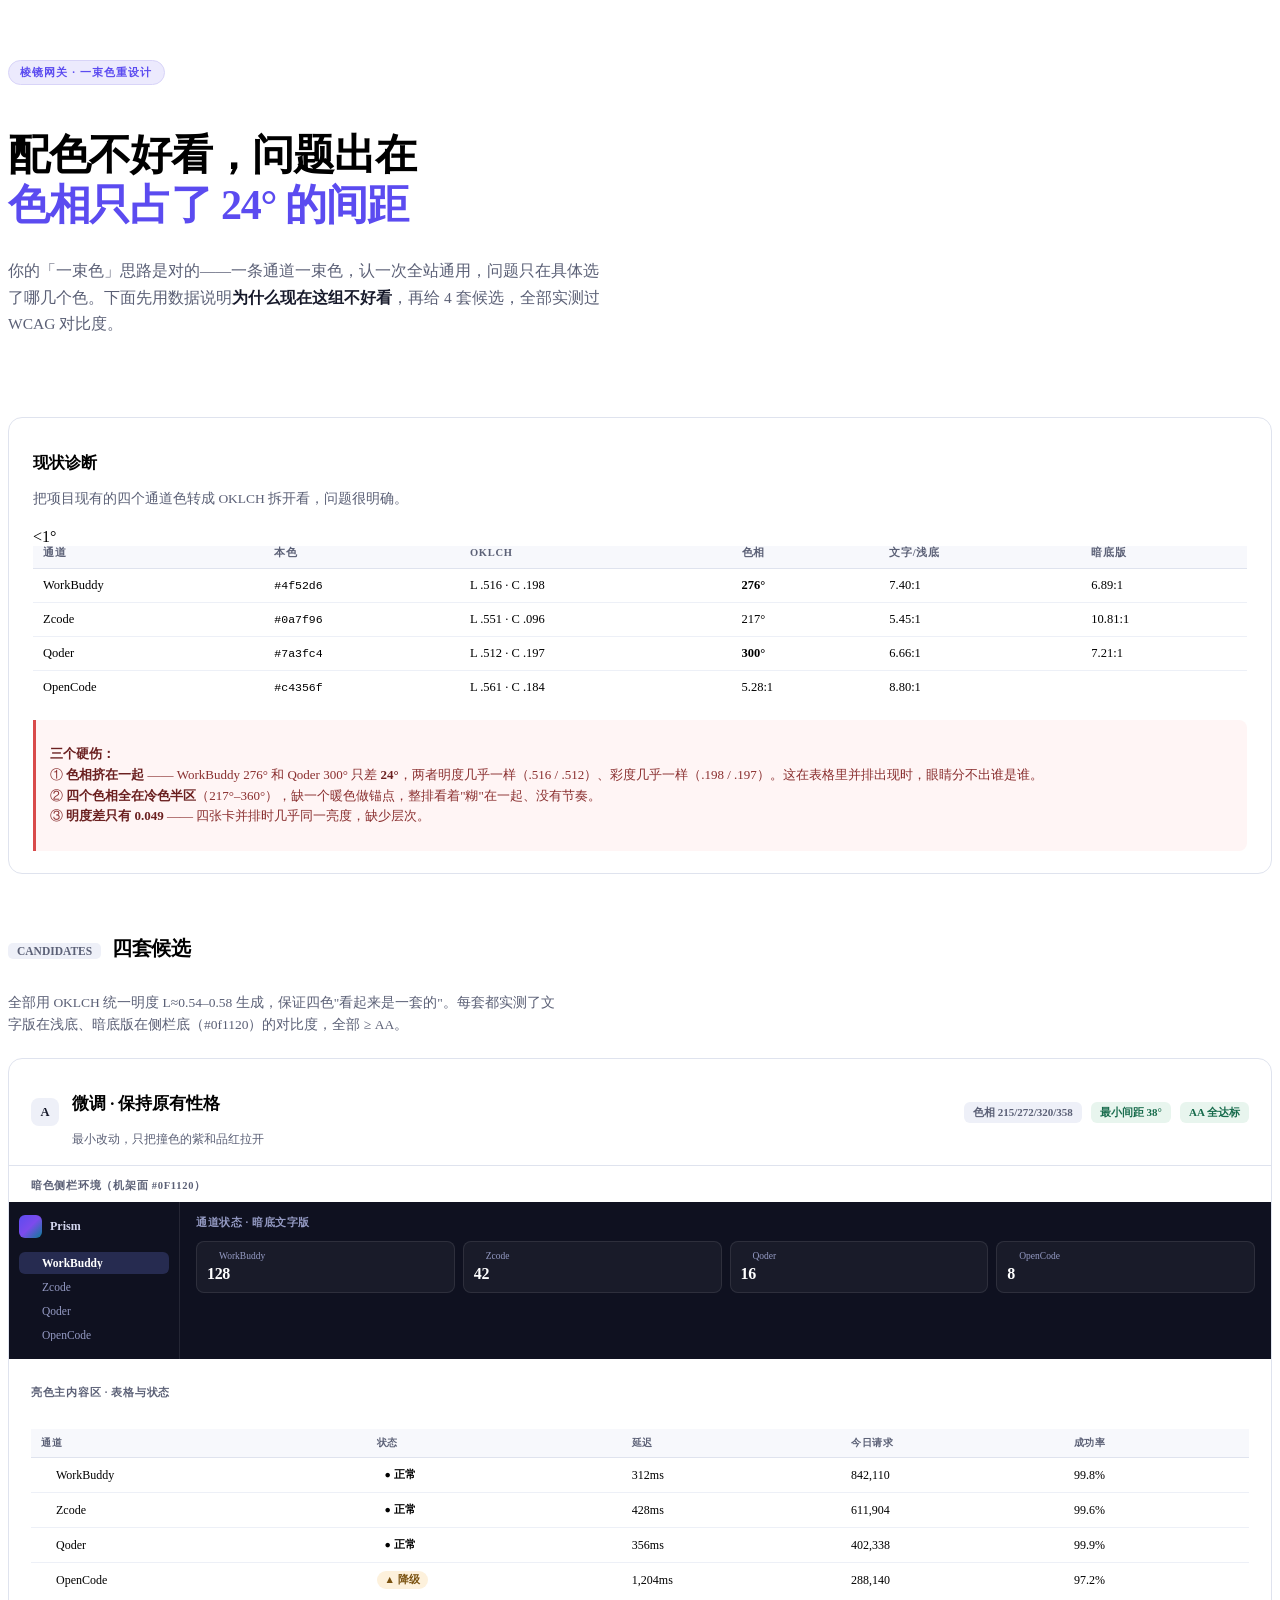
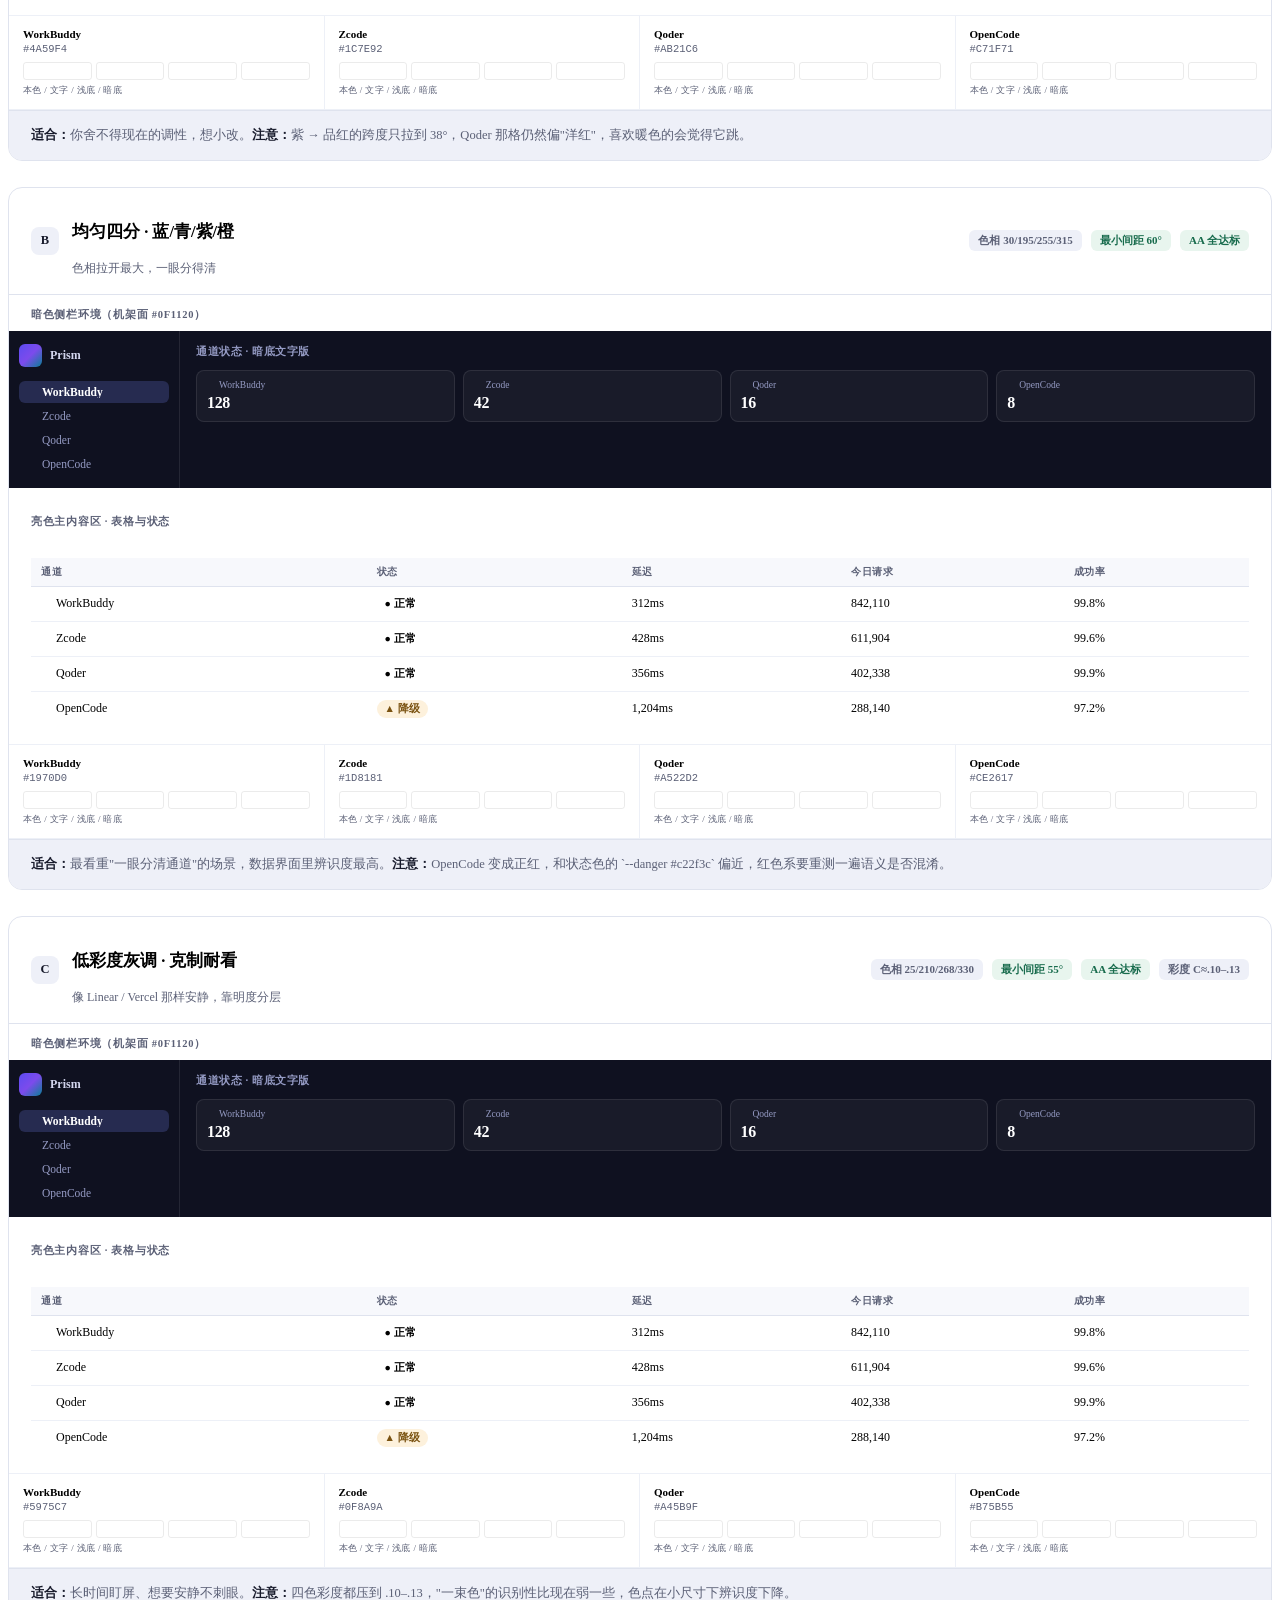
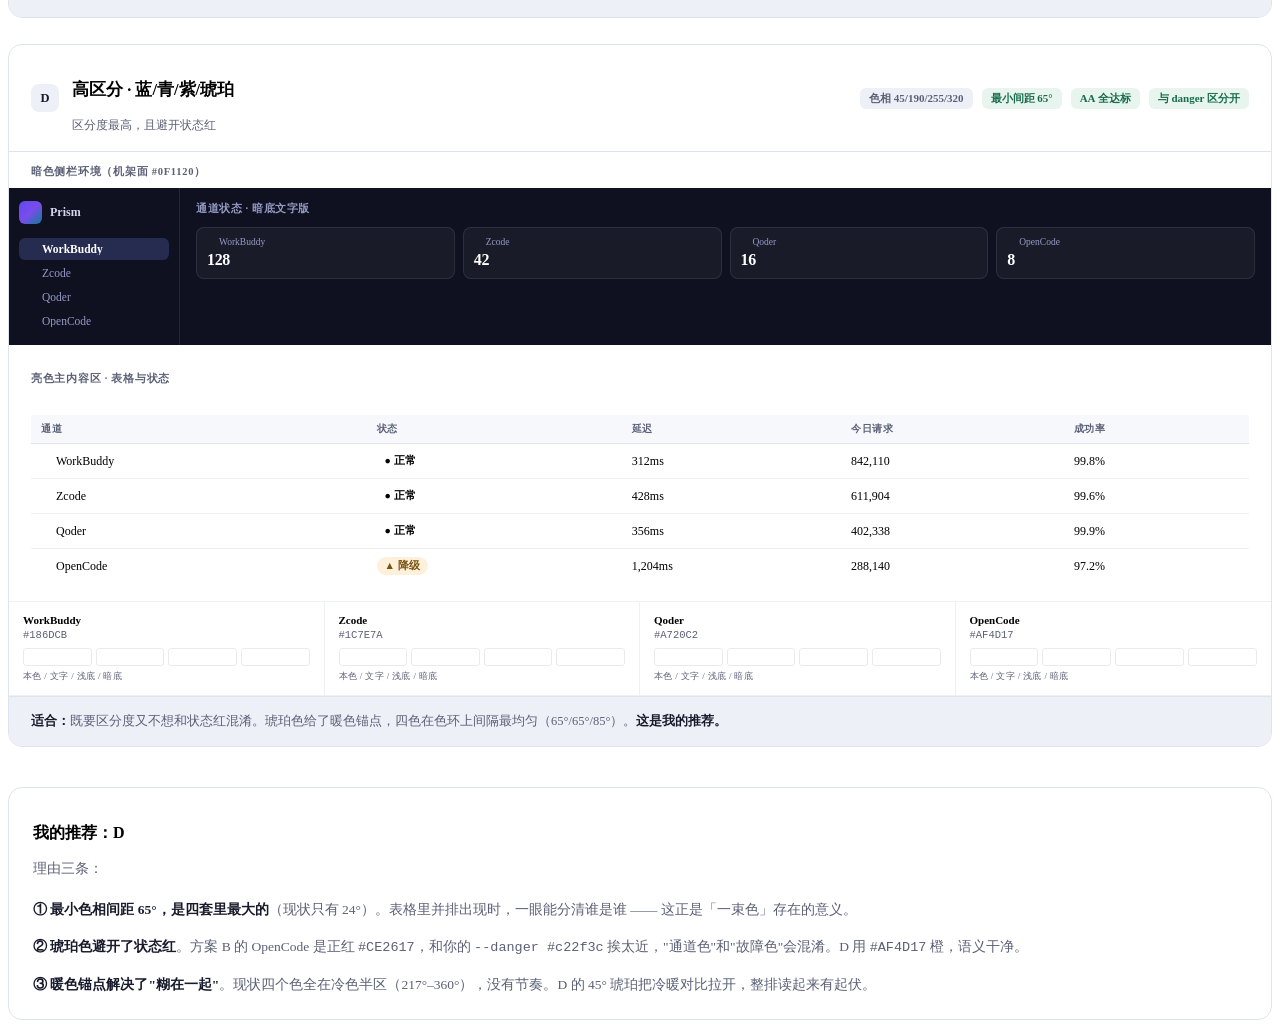
<file: docs/token-gateway-ui/color-study/palette-options.html>
<!DOCTYPE html>
<html lang="zh-CN">
<head>
<meta charset="UTF-8">
<meta name="viewport" content="width=device-width,initial-scale=1">
<title>一束色 配色重设计 · 候选方案对比</title>
<style>
:root{
  --bg:#f4f5fa;--surface:#fff;--ink:#171a2b;--muted:#5b6076;
  --line:#dfe3ee;--line-soft:#edf0f7;--table-head:#f7f8fc;--group:#eef0f8;
  --sidebar:#0f1120;--sidebar-hi:#262b50;--sidebar-ink:#d3d6ee;--sidebar-muted:#959bc4;
  --accent:#5b4bf0;--accent-soft:#eceafd;--accent-line:#d8d4f8;
  --r:10px;--r-sm:8px;--r-lg:14px;

  /* ===== 基线：项目现状 ===== */
  --ch-workbuddy-cur:#4f52d6;--ch-workbuddy-cur-ink:#3d40a8;--ch-workbuddy-cur-wash:#eef0fa;--ch-workbuddy-cur-lit:#8f92ff;
  --ch-zcode-cur:#0a7f96;--ch-zcode-cur-ink:#076b80;--ch-zcode-cur-wash:#e6f4f7;--ch-zcode-cur-lit:#4fd6e8;
  --ch-qoder-cur:#7a3fc4;--ch-qoder-cur-ink:#6a36ab;--ch-qoder-cur-wash:#f2ecfb;--ch-qoder-cur-lit:#b78cf5;
  --ch-opencode-cur:#c4356f;--ch-opencode-cur-ink:#b02f63;--ch-opencode-cur-wash:#fbeaf1;--ch-opencode-cur-lit:#ff8fb8;

  /* ===== 方案 A 微调 =====
     --ch-workbuddy-a:#4A59F4;--ch-workbuddy-a-ink:#2E29C6;--ch-workbuddy-a-wash:#F1F3F9;--ch-workbuddy-a-lit:#A2B4F5;
     --ch-zcode-a:#1C7E92;--ch-zcode-a-ink:#0A5765;--ch-zcode-a-wash:#EAF6F9;--ch-zcode-a-lit:#6EC6DB;
     --ch-qoder-a:#AB21C6;--ch-qoder-a-ink:#770D8C;--ch-qoder-a-wash:#F8F1F9;--ch-qoder-a-lit:#E394F5;
     --ch-opencode-a:#C71F71;--ch-opencode-a-ink:#8C0C4D;--ch-opencode-a-wash:#F9F1F3;--ch-opencode-a-lit:#F696B7;
  /* ===== 方案 B 均匀四分 =====
     --ch-workbuddy-b:#1970D0;--ch-workbuddy-b-ink:#084C93;--ch-workbuddy-b-wash:#F0F4F9;--ch-workbuddy-b-lit:#8DBAF5;
     --ch-zcode-b:#1D8181;--ch-zcode-b-ink:#0A5859;--ch-zcode-b-wash:#E1F9F9;--ch-zcode-b-lit:#6FC9C8;
     --ch-qoder-b:#A522D2;--ch-qoder-b-ink:#730D94;--ch-qoder-b-wash:#F7F1F9;--ch-qoder-b-lit:#D99BF5;
     --ch-opencode-b:#CE2617;--ch-opencode-b-ink:#911107;--ch-opencode-b-wash:#F9F1F0;--ch-opencode-b-lit:#F59C8D;
  /* ===== 方案 C 低彩度灰调 =====
     --ch-workbuddy-c:#5975C7;--ch-workbuddy-c-ink:#2F4693;--ch-workbuddy-c-wash:#F1F3F9;--ch-workbuddy-c-lit:#9DB6F5;
     --ch-zcode-c:#0F8A9A;--ch-zcode-c-ink:#0A5762;--ch-zcode-c-wash:#E8F7F9;--ch-zcode-c-lit:#63C9DA;
     --ch-qoder-c:#A45B9F;--ch-qoder-c-ink:#722C6E;--ch-qoder-c-wash:#F9F0F8;--ch-qoder-c-lit:#E698DF;
     --ch-opencode-c:#B75B55;--ch-opencode-c-ink:#822B2A;--ch-opencode-c-wash:#F9F1F0;--ch-opencode-c-lit:#F59B94;
  /* ===== 方案 D 高区分 =====
     --ch-workbuddy-d:#186DCB;--ch-workbuddy-d-ink:#084C93;--ch-workbuddy-d-wash:#F0F4F9;--ch-workbuddy-d-lit:#8DBAF5;
     --ch-zcode-d:#1C7E7A;--ch-zcode-d-ink:#0A5955;--ch-zcode-d-wash:#E1F9F7;--ch-zcode-d-lit:#71C9C3;
     --ch-qoder-d:#A720C2;--ch-qoder-d-ink:#770D8C;--ch-qoder-d-wash:#F8F1F9;--ch-qoder-d-lit:#E394F5;
     --ch-opencode-d:#AF4D17;--ch-opencode-d-ink:#7E3307;--ch-opencode-d-wash:#F9F2EE;--ch-opencode-d-lit:#F59F78;
}
*{box-sizing:border-box;margin:0;padding:0}
body{background:var(--bg);color:var(--ink);
  font-family:Inter,-apple-system,BlinkMacSystemFont,"Segoe UI","PingFang SC",sans-serif;
  -webkit-font-smoothing:antialiased;padding:0 0 90px}
.wrap{max-width:1280px;margin:0 auto;padding:0 26px}

/* 头 */
.head{padding:52px 0 30px}
.kick{display:inline-flex;align-items:center;gap:7px;font-size:11px;font-weight:700;
  letter-spacing:.1em;text-transform:uppercase;color:var(--accent);
  border:1px solid var(--accent-line);background:var(--accent-soft);
  padding:4px 11px;border-radius:999px;margin-bottom:18px}
h1{font-size:clamp(27px,4vw,42px);line-height:1.18;letter-spacing:-.03em;font-weight:700}
h1 em{font-style:normal;color:var(--accent)}
.lede{margin-top:15px;font-size:15.5px;color:var(--muted);max-width:78ch;line-height:1.7}
.lede b{color:var(--ink);font-weight:640}

/* 诊断卡 */
.diag{margin:34px 0 10px;background:var(--surface);border:1px solid var(--line);
  border-radius:var(--r-lg);padding:22px 24px}
.diag h2{font-size:16px;font-weight:680;margin-bottom:6px}
.diag .why{font-size:13.5px;color:var(--muted);margin-bottom:18px;line-height:1.65}
.dtable{width:100%;border-collapse:collapse}
.dtable th{text-align:left;font-size:10.5px;font-weight:700;letter-spacing:.07em;
  text-transform:uppercase;color:var(--muted);padding:0 10px 8px;border-bottom:1px solid var(--line)}
.dtable td{font-size:12.5px;padding:9px 10px;border-bottom:1px solid var(--line-soft);
  font-variant-numeric:tabular-nums}
.dtable tr:last-child td{border-bottom:none}
.dtable code{font-family:ui-monospace,Menlo,monospace;font-size:11.5px}
.hues{display:flex;gap:3px;margin-top:3px}
.hues i{width:20px;height:20px;border-radius:5px;display:block}
.problem{background:#fff5f5;border-left:3px solid #d94a4a;padding:11px 14px;
  border-radius:0 var(--r-sm) var(--r-sm) 0;margin-top:16px}
.problem p{font-size:13px;color:#8a2f2f;line-height:1.6}
.problem b{color:#6b2020}

/* 方案卡 */
.sec{margin-top:44px}
.sec-h{display:flex;align-items:baseline;gap:11px;margin-bottom:7px}
.sec-h h2{font-size:20px;font-weight:680;letter-spacing:-.02em}
.sec-h .n{font-size:11.5px;font-weight:700;color:var(--muted);
  background:var(--group);padding:2px 9px;border-radius:5px}
.sec-d{color:var(--muted);font-size:13.5px;margin-bottom:22px;line-height:1.65;max-width:82ch}

.scheme{background:var(--surface);border:1px solid var(--line);
  border-radius:var(--r-lg);margin-bottom:26px;overflow:hidden}
.scheme.win{border-color:var(--accent);box-shadow:0 0 0 3px var(--accent-soft)}
.sh-h{padding:17px 22px;border-bottom:1px solid var(--line);display:flex;
  align-items:center;gap:13px;flex-wrap:wrap}
.sh-h .badge{width:28px;height:28px;border-radius:8px;display:grid;place-items:center;
  font-size:12.5px;font-weight:700;background:var(--group);color:var(--ink)}
.sh-h h3{font-size:16.5px;font-weight:670}
.sh-h .sub{font-size:12px;color:var(--muted);margin-top:1px}
.sh-h .metrics{margin-left:auto;display:flex;gap:9px;flex-wrap:wrap}
.mchip{font-size:11px;font-weight:640;padding:3px 9px;border-radius:6px;
  background:var(--group);color:var(--muted);font-variant-numeric:tabular-nums}
.mchip.good{background:#e8f5ee;color:#176b4c}
.mchip.warn{background:#fdf1dc;color:#7a5210}

/* 预览区 */
.prev{padding:0}
.pv-frame{border-bottom:1px solid var(--line-soft)}
.pv-label{font-size:10.5px;font-weight:700;letter-spacing:.07em;text-transform:uppercase;
  color:var(--muted);padding:13px 22px 9px}

/* 模拟：机架（暗色侧栏环境） */
.rack{display:flex;min-height:150px;background:var(--sidebar);position:relative}
.rack-side{width:150px;flex-shrink:0;padding:13px 10px;border-right:1px solid rgba(255,255,255,.09)}
.rack-brand{display:flex;align-items:center;gap:8px;margin-bottom:14px}
.rack-logo{width:23px;height:23px;border-radius:6px;flex:none;
  background:linear-gradient(135deg,#5b4bf0,#7c4bec,#0a7f96)}
.rack-brand b{font-size:12px;color:var(--sidebar-ink)}
.rack-nav{display:flex;flex-direction:column;gap:2px}
.rk{display:flex;align-items:center;gap:8px;font-size:11.5px;padding:5px 8px;
  border-radius:6px;color:var(--sidebar-muted)}
.rk.on{background:var(--sidebar-hi);color:#fff;font-weight:600}
.rk .dot{width:7px;height:7px;border-radius:50%;flex:none}
.rk .txt{overflow:hidden;text-overflow:ellipsis;white-space:nowrap}
.rk-main{flex:1;padding:13px 16px;min-width:0}
.rk-title{font-size:11px;color:var(--sidebar-muted);margin-bottom:11px;
  letter-spacing:.05em;text-transform:uppercase;font-weight:700}
.rk-cards{display:grid;grid-template-columns:repeat(4,1fr);gap:8px}
.rk-card{background:rgba(255,255,255,.045);border:1px solid rgba(255,255,255,.09);
  border-radius:8px;padding:9px 10px}
.rk-card .lb{font-size:9.5px;color:var(--sidebar-muted);margin-bottom:4px;
  display:flex;align-items:center;gap:5px}
.rk-card .lb i{width:7px;height:7px;border-radius:50%;display:block;flex:none}
.rk-card .vl{font-size:16px;font-weight:700;color:#fff;letter-spacing:-.02em;
  font-variant-numeric:tabular-nums}

/* 模拟：表格（亮色主内容区） */
.tbl-wrap{padding:14px 22px 18px;background:var(--surface)}
table{width:100%;border-collapse:collapse}
th{text-align:left;font-size:10px;font-weight:700;letter-spacing:.05em;text-transform:uppercase;
  color:var(--muted);padding:7px 10px;background:var(--table-head);border-bottom:1px solid var(--line)}
td{font-size:12px;padding:8px 10px;border-bottom:1px solid var(--line-soft);font-variant-numeric:tabular-nums}
tbody tr:last-child td{border-bottom:none}
.ch-dot{display:inline-block;width:8px;height:8px;border-radius:50%;margin-right:7px;vertical-align:middle}
.ring{display:inline-flex;align-items:center;gap:5px;font-size:10.5px;font-weight:640;
  padding:2px 8px;border-radius:999px}
.bar{display:flex;height:9px;border-radius:3px;overflow:hidden;margin-bottom:11px}
.bar i{display:block}

/* 色卡行 */
.chips{display:grid;grid-template-columns:repeat(4,1fr);gap:0;border-top:1px solid var(--line-soft)}
.chip{border-right:1px solid var(--line-soft);padding:12px 14px}
.chip:last-child{border-right:none}
.chip .nm{font-size:11px;font-weight:640;margin-bottom:3px}
.chip .hex{font-family:ui-monospace,Menlo,monospace;font-size:10.5px;color:var(--muted)}
.chip .sw-row{display:flex;gap:4px;margin-top:7px}
.chip .sw-row i{height:16px;flex:1;border-radius:3px;border:1px solid rgba(0,0,0,.08)}
.chip .cap{font-size:9px;color:var(--muted);margin-top:4px;letter-spacing:.04em}

.verdict{padding:14px 22px;background:var(--group);border-top:1px solid var(--line);
  font-size:12.5px;color:var(--muted);line-height:1.65}
.verdict b{color:var(--ink);font-weight:640}

@media(max-width:900px){
  .rack-side{display:none}
  .rk-cards{grid-template-columns:repeat(2,1fr)}
  .chips{grid-template-columns:repeat(2,1fr)}
}
</style>
</head>
<body>
<div class="wrap">

<div class="head">
  <div class="kick">棱镜网关 · 一束色重设计</div>
  <h1>配色不好看，问题出在<br><em>色相只占了 24° 的间距</em></h1>
  <p class="lede">你的「一束色」思路是对的——一条通道一束色，认一次全站通用，问题只在具体选了哪几个色。下面先用数据说明<b>为什么现在这组不好看</b>，再给 4 套候选，全部实测过 WCAG 对比度。</p>
</div>

<!-- 诊断 -->
<div class="diag">
  <h2>现状诊断</h2>
  <p class="why">把项目现有的四个通道色转成 OKLCH 拆开看，问题很明确。</p>
  <table class="dtable">
    <thead><tr><th>通道</th><th>本色</th><th>OKLCH</th><th>色相</th><th>文字/浅底</th><th>暗底版</th></tr></thead>
    <tbody>
      <tr><td>WorkBuddy</td><td><code>#4f52d6</code></td><td>L .516 · C .198</td><td><strong>276°</strong></td><td>7.40:1</td><td>6.89:1</td></tr>
      <tr><td>Zcode</td><td><code>#0a7f96</code></td><td>L .551 · C .096</td><td>217°</td><td>5.45:1</td><td>10.81:1</td></tr>
      <tr><td>Qoder</td><td><code>#7a3fc4</code></td><td>L .512 · C .197</td><td><strong>300°</strong></td><td>6.66:1</td><td>7.21:1</td></tr>
      <tr><td>OpenCode</td><td><code>#c4356f</code></td><td>L .561 · C .184</td><1°</td><td>5.28:1</td><td>8.80:1</td></tr>
    </tbody>
  </table>

  <div class="problem">
    <p><b>三个硬伤：</b><br>
    ① <b>色相挤在一起</b> —— WorkBuddy 276° 和 Qoder 300° 只差 <b>24°</b>，两者明度几乎一样（.516 / .512）、彩度几乎一样（.198 / .197）。这在表格里并排出现时，眼睛分不出谁是谁。<br>
    ② <b>四个色相全在冷色半区</b>（217°–360°），缺一个暖色做锚点，整排看着"糊"在一起、没有节奏。<br>
    ③ <b>明度差只有 0.049</b> —— 四张卡并排时几乎同一亮度，缺少层次。</p>
  </div>
</div>

<!-- 方案区 -->
<div class="sec">
  <div class="sec-h"><span class="n">CANDIDATES</span><h2>四套候选</h2></div>
  <p class="sec-d">全部用 OKLCH 统一明度 L≈0.54–0.58 生成，保证四色"看起来是一套的"。每套都实测了文字版在浅底、暗底版在侧栏底（#0f1120）的对比度，全部 ≥ AA。</p>

  <!-- 方案 A -->
  <div class="scheme" data-scheme="a">
    <div class="sh-h">
      <div class="badge">A</div>
      <div><h3>微调 · 保持原有性格</h3><div class="sub">最小改动，只把撞色的紫和品红拉开</div></div>
      <div class="metrics">
        <span class="mchip">色相 215/272/320/358</span>
        <span class="mchip good">最小间距 38°</span>
        <span class="mchip good">AA 全达标</span>
      </div>
    </div>
    <div class="pv-frame">
      <div class="pv-label">暗色侧栏环境（机架面 #0f1120）</div>
      <div class="rack" style="--a:var(1)">
        <div class="rack-side">
          <div class="rack-brand"><div class="rack-logo"></div><b>Prism</b></div>
          <div class="rack-nav">
            <div class="rk on"><span class="dot" style="background:var(--ch-workbuddy-a-lit)"></span><span class="txt">WorkBuddy</span></div>
            <div class="rk"><span class="dot" style="background:var(--ch-zcode-a-lit)"></span><span class="txt">Zcode</span></div>
            <div class="rk"><span class="dot" style="background:var(--ch-qoder-a-lit)"></span><span class="txt">Qoder</span></div>
            <div class="rk"><span class="dot" style="background:var(--ch-opencode-a-lit)"></span><span class="txt">OpenCode</span></div>
          </div>
        </div>
        <div class="rk-main">
          <div class="rk-title">通道状态 · 暗底文字版</div>
          <div class="rk-cards">
            <div class="rk-card"><div class="lb"><i style="background:var(--ch-workbuddy-a-lit)"></i>WorkBuddy</div><div class="vl">128</div></div>
            <div class="rk-card"><div class="lb"><i style="background:var(--ch-zcode-a-lit)"></i>Zcode</div><div class="vl">42</div></div>
            <div class="rk-card"><div class="lb"><i style="background:var(--ch-qoder-a-lit)"></i>Qoder</div><div class="vl">16</div></div>
            <div class="rk-card"><div class="lb"><i style="background:var(--ch-opencode-a-lit)"></i>OpenCode</div><div class="vl">8</div></div>
          </div>
        </div>
      </div>
      <div class="tbl-wrap">
        <div class="pv-label" style="padding-left:0">亮色主内容区 · 表格与状态</div>
        <div class="bar">
          <i style="background:var(--ch-workbuddy-a);flex:34"></i>
          <i style="background:var(--ch-qoder-a);flex:33"></i>
          <i style="background:var(--ch-zcode-a);flex:20"></i>
          <i style="background:var(--ch-opencode-a);flex:13"></i>
        </div>
        <table>
          <thead><tr><th>通道</th><th>状态</th><th>延迟</th><th>今日请求</th><th>成功率</th></tr></thead>
          <tbody>
            <tr><td><span class="ch-dot" style="background:var(--ch-workbuddy-a)"></span>WorkBuddy</td>
                <td><span class="ring" style="background:var(--ch-workbuddy-a-wash);color:var(--ch-workbuddy-a-ink)">● 正常</span></td>
                <td>312ms</td><td>842,110</td><td>99.8%</td></tr>
            <tr><td><span class="ch-dot" style="background:var(--ch-zcode-a)"></span>Zcode</td>
                <td><span class="ring" style="background:var(--ch-zcode-a-wash);color:var(--ch-zcode-a-ink)">● 正常</span></td>
                <td>428ms</td><td>611,904</td><td>99.6%</td></tr>
            <tr><td><span class="ch-dot" style="background:var(--ch-qoder-a)"></span>Qoder</td>
                <td><span class="ring" style="background:var(--ch-qoder-a-wash);color:var(--ch-qoder-a-ink)">● 正常</span></td>
                <td>356ms</td><td>402,338</td><td>99.9%</td></tr>
            <tr><td><span class="ch-dot" style="background:var(--ch-opencode-a)"></span>OpenCode</td>
                <td><span class="ring" style="background:#fdf1dc;color:#7a5210">▲ 降级</span></td>
                <td>1,204ms</td><td>288,140</td><td>97.2%</td></tr>
          </tbody>
        </table>
      </div>
      <div class="chips">
        <div class="chip"><div class="nm">WorkBuddy</div><div class="hex">#4A59F4</div>
          <div class="sw-row"><i style="background:var(--ch-workbuddy-a)"></i><i style="background:var(--ch-workbuddy-a-ink)"></i><i style="background:var(--ch-workbuddy-a-wash)"></i><i style="background:var(--ch-workbuddy-a-lit)"></i></div>
          <div class="cap">本色 / 文字 / 浅底 / 暗底</div></div>
        <div class="chip"><div class="nm">Zcode</div><div class="hex">#1C7E92</div>
          <div class="sw-row"><i style="background:var(--ch-zcode-a)"></i><i style="background:var(--ch-zcode-a-ink)"></i><i style="background:var(--ch-zcode-a-wash)"></i><i style="background:var(--ch-zcode-a-lit)"></i></div>
          <div class="cap">本色 / 文字 / 浅底 / 暗底</div></div>
        <div class="chip"><div class="nm">Qoder</div><div class="hex">#AB21C6</div>
          <div class="sw-row"><i style="background:var(--ch-qoder-a)"></i><i style="background:var(--ch-qoder-a-ink)"></i><i style="background:var(--ch-qoder-a-wash)"></i><i style="background:var(--ch-qoder-a-lit)"></i></div>
          <div class="cap">本色 / 文字 / 浅底 / 暗底</div></div>
        <div class="chip"><div class="nm">OpenCode</div><div class="hex">#C71F71</div>
          <div class="sw-row"><i style="background:var(--ch-opencode-a)"></i><i style="background:var(--ch-opencode-a-ink)"></i><i style="background:var(--ch-opencode-a-wash)"></i><i style="background:var(--ch-opencode-a-lit)"></i></div>
          <div class="cap">本色 / 文字 / 浅底 / 暗底</div></div>
      </div>
    </div>
    <div class="verdict"><b>适合：</b>你舍不得现在的调性，想小改。<b>注意：</b>紫 → 品红的跨度只拉到 38°，Qoder 那格仍然偏"洋红"，喜欢暖色的会觉得它跳。</div>
  </div>

  <!-- 方案 B -->
  <div class="scheme" data-scheme="b">
    <div class="sh-h">
      <div class="badge">B</div>
      <div><h3>均匀四分 · 蓝/青/紫/橙</h3><div class="sub">色相拉开最大，一眼分得清</div></div>
      <div class="metrics">
        <span class="mchip">色相 30/195/255/315</span>
        <span class="mchip good">最小间距 60°</span>
        <span class="mchip good">AA 全达标</span>
      </div>
    </div>
    <div class="pv-frame">
      <div class="pv-label">暗色侧栏环境（机架面 #0f1120）</div>
      <div class="rack">
        <div class="rack-side">
          <div class="rack-brand"><div class="rack-logo"></div><b>Prism</b></div>
          <div class="rack-nav">
            <div class="rk on"><span class="dot" style="background:var(--ch-workbuddy-b-lit)"></span><span class="txt">WorkBuddy</span></div>
            <div class="rk"><span class="dot" style="background:var(--ch-zcode-b-lit)"></span><span class="txt">Zcode</span></div>
            <div class="rk"><span class="dot" style="background:var(--ch-qoder-b-lit)"></span><span class="txt">Qoder</span></div>
            <div class="rk"><span class="dot" style="background:var(--ch-opencode-b-lit)"></span><span class="txt">OpenCode</span></div>
          </div>
        </div>
        <div class="rk-main">
          <div class="rk-title">通道状态 · 暗底文字版</div>
          <div class="rk-cards">
            <div class="rk-card"><div class="lb"><i style="background:var(--ch-workbuddy-b-lit)"></i>WorkBuddy</div><div class="vl">128</div></div>
            <div class="rk-card"><div class="lb"><i style="background:var(--ch-zcode-b-lit)"></i>Zcode</div><div class="vl">42</div></div>
            <div class="rk-card"><div class="lb"><i style="background:var(--ch-qoder-b-lit)"></i>Qoder</div><div class="vl">16</div></div>
            <div class="rk-card"><div class="lb"><i style="background:var(--ch-opencode-b-lit)"></i>OpenCode</div><div class="vl">8</div></div>
          </div>
        </div>
      </div>
      <div class="tbl-wrap">
        <div class="pv-label" style="padding-left:0">亮色主内容区 · 表格与状态</div>
        <div class="bar">
          <i style="background:var(--ch-workbuddy-b);flex:34"></i>
          <i style="background:var(--ch-qoder-b);flex:33"></i>
          <i style="background:var(--ch-zcode-b);flex:20"></i>
          <i style="background:var(--ch-opencode-b);flex:13"></i>
        </div>
        <table>
          <thead><tr><th>通道</th><th>状态</th><th>延迟</th><th>今日请求</th><th>成功率</th></tr></thead>
          <tbody>
            <tr><td><span class="ch-dot" style="background:var(--ch-workbuddy-b)"></span>WorkBuddy</td>
                <td><span class="ring" style="background:var(--ch-workbuddy-b-wash);color:var(--ch-workbuddy-b-ink)">● 正常</span></td>
                <td>312ms</td><td>842,110</td><td>99.8%</td></tr>
            <tr><td><span class="ch-dot" style="background:var(--ch-zcode-b)"></span>Zcode</td>
                <td><span class="ring" style="background:var(--ch-zcode-b-wash);color:var(--ch-zcode-b-ink)">● 正常</span></td>
                <td>428ms</td><td>611,904</td><td>99.6%</td></tr>
            <tr><td><span class="ch-dot" style="background:var(--ch-qoder-b)"></span>Qoder</td>
                <td><span class="ring" style="background:var(--ch-qoder-b-wash);color:var(--ch-qoder-b-ink)">● 正常</span></td>
                <td>356ms</td><td>402,338</td><td>99.9%</td></tr>
            <tr><td><span class="ch-dot" style="background:var(--ch-opencode-b)"></span>OpenCode</td>
                <td><span class="ring" style="background:#fdf1dc;color:#7a5210">▲ 降级</span></td>
                <td>1,204ms</td><td>288,140</td><td>97.2%</td></tr>
          </tbody>
        </table>
      </div>
      <div class="chips">
        <div class="chip"><div class="nm">WorkBuddy</div><div class="hex">#1970D0</div>
          <div class="sw-row"><i style="background:var(--ch-workbuddy-b)"></i><i style="background:var(--ch-workbuddy-b-ink)"></i><i style="background:var(--ch-workbuddy-b-wash)"></i><i style="background:var(--ch-workbuddy-b-lit)"></i></div>
          <div class="cap">本色 / 文字 / 浅底 / 暗底</div></div>
        <div class="chip"><div class="nm">Zcode</div><div class="hex">#1D8181</div>
          <div class="sw-row"><i style="background:var(--ch-zcode-b)"></i><i style="background:var(--ch-zcode-b-ink)"></i><i style="background:var(--ch-zcode-b-wash)"></i><i style="background:var(--ch-zcode-b-lit)"></i></div>
          <div class="cap">本色 / 文字 / 浅底 / 暗底</div></div>
        <div class="chip"><div class="nm">Qoder</div><div class="hex">#A522D2</div>
          <div class="sw-row"><i style="background:var(--ch-qoder-b)"></i><i style="background:var(--ch-qoder-b-ink)"></i><i style="background:var(--ch-qoder-b-wash)"></i><i style="background:var(--ch-qoder-b-lit)"></i></div>
          <div class="cap">本色 / 文字 / 浅底 / 暗底</div></div>
        <div class="chip"><div class="nm">OpenCode</div><div class="hex">#CE2617</div>
          <div class="sw-row"><i style="background:var(--ch-opencode-b)"></i><i style="background:var(--ch-opencode-b-ink)"></i><i style="background:var(--ch-opencode-b-wash)"></i><i style="background:var(--ch-opencode-b-lit)"></i></div>
          <div class="cap">本色 / 文字 / 浅底 / 暗底</div></div>
      </div>
    </div>
    <div class="verdict"><b>适合：</b>最看重"一眼分清通道"的场景，数据界面里辨识度最高。<b>注意：</b>OpenCode 变成正红，和状态色的 `--danger #c22f3c` 偏近，红色系要重测一遍语义是否混淆。</div>
  </div>

  <!-- 方案 C -->
  <div class="scheme" data-scheme="c">
    <div class="sh-h">
      <div class="badge">C</div>
      <div><h3>低彩度灰调 · 克制耐看</h3><div class="sub">像 Linear / Vercel 那样安静，靠明度分层</div></div>
      <div class="metrics">
        <span class="mchip">色相 25/210/268/330</span>
        <span class="mchip good">最小间距 55°</span>
        <span class="mchip good">AA 全达标</span>
        <span class="mchip">彩度 C≈.10–.13</span>
      </div>
    </div>
    <div class="pv-frame">
      <div class="pv-label">暗色侧栏环境（机架面 #0f1120）</div>
      <div class="rack">
        <div class="rack-side">
          <div class="rack-brand"><div class="rack-logo"></div><b>Prism</b></div>
          <div class="rack-nav">
            <div class="rk on"><span class="dot" style="background:var(--ch-workbuddy-c-lit)"></span><span class="txt">WorkBuddy</span></div>
            <div class="rk"><span class="dot" style="background:var(--ch-zcode-c-lit)"></span><span class="txt">Zcode</span></div>
            <div class="rk"><span class="dot" style="background:var(--ch-qoder-c-lit)"></span><span class="txt">Qoder</span></div>
            <div class="rk"><span class="dot" style="background:var(--ch-opencode-c-lit)"></span><span class="txt">OpenCode</span></div>
          </div>
        </div>
        <div class="rk-main">
          <div class="rk-title">通道状态 · 暗底文字版</div>
          <div class="rk-cards">
            <div class="rk-card"><div class="lb"><i style="background:var(--ch-workbuddy-c-lit)"></i>WorkBuddy</div><div class="vl">128</div></div>
            <div class="rk-card"><div class="lb"><i style="background:var(--ch-zcode-c-lit)"></i>Zcode</div><div class="vl">42</div></div>
            <div class="rk-card"><div class="lb"><i style="background:var(--ch-qoder-c-lit)"></i>Qoder</div><div class="vl">16</div></div>
            <div class="rk-card"><div class="lb"><i style="background:var(--ch-opencode-c-lit)"></i>OpenCode</div><div class="vl">8</div></div>
          </div>
        </div>
      </div>
      <div class="tbl-wrap">
        <div class="pv-label" style="padding-left:0">亮色主内容区 · 表格与状态</div>
        <div class="bar">
          <i style="background:var(--ch-workbuddy-c);flex:34"></i>
          <i style="background:var(--ch-qoder-c);flex:33"></i>
          <i style="background:var(--ch-zcode-c);flex:20"></i>
          <i style="background:var(--ch-opencode-c);flex:13"></i>
        </div>
        <table>
          <thead><tr><th>通道</th><th>状态</th><th>延迟</th><th>今日请求</th><th>成功率</th></tr></thead>
          <tbody>
            <tr><td><span class="ch-dot" style="background:var(--ch-workbuddy-c)"></span>WorkBuddy</td>
                <td><span class="ring" style="background:var(--ch-workbuddy-c-wash);color:var(--ch-workbuddy-c-ink)">● 正常</span></td>
                <td>312ms</td><td>842,110</td><td>99.8%</td></tr>
            <tr><td><span class="ch-dot" style="background:var(--ch-zcode-c)"></span>Zcode</td>
                <td><span class="ring" style="background:var(--ch-zcode-c-wash);color:var(--ch-zcode-c-ink)">● 正常</span></td>
                <td>428ms</td><td>611,904</td><td>99.6%</td></tr>
            <tr><td><span class="ch-dot" style="background:var(--ch-qoder-c)"></span>Qoder</td>
                <td><span class="ring" style="background:var(--ch-qoder-c-wash);color:var(--ch-qoder-c-ink)">● 正常</span></td>
                <td>356ms</td><td>402,338</td><td>99.9%</td></tr>
            <tr><td><span class="ch-dot" style="background:var(--ch-opencode-c)"></span>OpenCode</td>
                <td><span class="ring" style="background:#fdf1dc;color:#7a5210">▲ 降级</span></td>
                <td>1,204ms</td><td>288,140</td><td>97.2%</td></tr>
          </tbody>
        </table>
      </div>
      <div class="chips">
        <div class="chip"><div class="nm">WorkBuddy</div><div class="hex">#5975C7</div>
          <div class="sw-row"><i style="background:var(--ch-workbuddy-c)"></i><i style="background:var(--ch-workbuddy-c-ink)"></i><i style="background:var(--ch-workbuddy-c-wash)"></i><i style="background:var(--ch-workbuddy-c-lit)"></i></div>
          <div class="cap">本色 / 文字 / 浅底 / 暗底</div></div>
        <div class="chip"><div class="nm">Zcode</div><div class="hex">#0F8A9A</div>
          <div class="sw-row"><i style="background:var(--ch-zcode-c)"></i><i style="background:var(--ch-zcode-c-ink)"></i><i style="background:var(--ch-zcode-c-wash)"></i><i style="background:var(--ch-zcode-c-lit)"></i></div>
          <div class="cap">本色 / 文字 / 浅底 / 暗底</div></div>
        <div class="chip"><div class="nm">Qoder</div><div class="hex">#A45B9F</div>
          <div class="sw-row"><i style="background:var(--ch-qoder-c)"></i><i style="background:var(--ch-qoder-c-ink)"></i><i style="background:var(--ch-qoder-c-wash)"></i><i style="background:var(--ch-qoder-c-lit)"></i></div>
          <div class="cap">本色 / 文字 / 浅底 / 暗底</div></div>
        <div class="chip"><div class="nm">OpenCode</div><div class="hex">#B75B55</div>
          <div class="sw-row"><i style="background:var(--ch-opencode-c)"></i><i style="background:var(--ch-opencode-c-ink)"></i><i style="background:var(--ch-opencode-c-wash)"></i><i style="background:var(--ch-opencode-c-lit)"></i></div>
          <div class="cap">本色 / 文字 / 浅底 / 暗底</div></div>
      </div>
    </div>
    <div class="verdict"><b>适合：</b>长时间盯屏、想要安静不刺眼。<b>注意：</b>四色彩度都压到 .10–.13，"一束色"的识别性比现在弱一些，色点在小尺寸下辨识度下降。</div>
  </div>

  <!-- 方案 D -->
  <div class="scheme" data-scheme="d">
    <div class="sh-h">
      <div class="badge">D</div>
      <div><h3>高区分 · 蓝/青/紫/琥珀</h3><div class="sub">区分度最高，且避开状态红</div></div>
      <div class="metrics">
        <span class="mchip">色相 45/190/255/320</span>
        <span class="mchip good">最小间距 65°</span>
        <span class="mchip good">AA 全达标</span>
        <span class="mchip good">与 danger 区分开</span>
      </div>
    </div>
    <div class="pv-frame">
      <div class="pv-label">暗色侧栏环境（机架面 #0f1120）</div>
      <div class="rack">
        <div class="rack-side">
          <div class="rack-brand"><div class="rack-logo"></div><b>Prism</b></div>
          <div class="rack-nav">
            <div class="rk on"><span class="dot" style="background:var(--ch-workbuddy-d-lit)"></span><span class="txt">WorkBuddy</span></div>
            <div class="rk"><span class="dot" style="background:var(--ch-zcode-d-lit)"></span><span class="txt">Zcode</span></div>
            <div class="rk"><span class="dot" style="background:var(--ch-qoder-d-lit)"></span><span class="txt">Qoder</span></div>
            <div class="rk"><span class="dot" style="background:var(--ch-opencode-d-lit)"></span><span class="txt">OpenCode</span></div>
          </div>
        </div>
        <div class="rk-main">
          <div class="rk-title">通道状态 · 暗底文字版</div>
          <div class="rk-cards">
            <div class="rk-card"><div class="lb"><i style="background:var(--ch-workbuddy-d-lit)"></i>WorkBuddy</div><div class="vl">128</div></div>
            <div class="rk-card"><div class="lb"><i style="background:var(--ch-zcode-d-lit)"></i>Zcode</div><div class="vl">42</div></div>
            <div class="rk-card"><div class="lb"><i style="background:var(--ch-qoder-d-lit)"></i>Qoder</div><div class="vl">16</div></div>
            <div class="rk-card"><div class="lb"><i style="background:var(--ch-opencode-d-lit)"></i>OpenCode</div><div class="vl">8</div></div>
          </div>
        </div>
      </div>
      <div class="tbl-wrap">
        <div class="pv-label" style="padding-left:0">亮色主内容区 · 表格与状态</div>
        <div class="bar">
          <i style="background:var(--ch-workbuddy-d);flex:34"></i>
          <i style="background:var(--ch-qoder-d);flex:33"></i>
          <i style="background:var(--ch-zcode-d);flex:20"></i>
          <i style="background:var(--ch-opencode-d);flex:13"></i>
        </div>
        <table>
          <thead><tr><th>通道</th><th>状态</th><th>延迟</th><th>今日请求</th><th>成功率</th></tr></thead>
          <tbody>
            <tr><td><span class="ch-dot" style="background:var(--ch-workbuddy-d)"></span>WorkBuddy</td>
                <td><span class="ring" style="background:var(--ch-workbuddy-d-wash);color:var(--ch-workbuddy-d-ink)">● 正常</span></td>
                <td>312ms</td><td>842,110</td><td>99.8%</td></tr>
            <tr><td><span class="ch-dot" style="background:var(--ch-zcode-d)"></span>Zcode</td>
                <td><span class="ring" style="background:var(--ch-zcode-d-wash);color:var(--ch-zcode-d-ink)">● 正常</span></td>
                <td>428ms</td><td>611,904</td><td>99.6%</td></tr>
            <tr><td><span class="ch-dot" style="background:var(--ch-qoder-d)"></span>Qoder</td>
                <td><span class="ring" style="background:var(--ch-qoder-d-wash);color:var(--ch-qoder-d-ink)">● 正常</span></td>
                <td>356ms</td><td>402,338</td><td>99.9%</td></tr>
            <tr><td><span class="ch-dot" style="background:var(--ch-opencode-d)"></span>OpenCode</td>
                <td><span class="ring" style="background:#fdf1dc;color:#7a5210">▲ 降级</span></td>
                <td>1,204ms</td><td>288,140</td><td>97.2%</td></tr>
          </tbody>
        </table>
      </div>
      <div class="chips">
        <div class="chip"><div class="nm">WorkBuddy</div><div class="hex">#186DCB</div>
          <div class="sw-row"><i style="background:var(--ch-workbuddy-d)"></i><i style="background:var(--ch-workbuddy-d-ink)"></i><i style="background:var(--ch-workbuddy-d-wash)"></i><i style="background:var(--ch-workbuddy-d-lit)"></i></div>
          <div class="cap">本色 / 文字 / 浅底 / 暗底</div></div>
        <div class="chip"><div class="nm">Zcode</div><div class="hex">#1C7E7A</div>
          <div class="sw-row"><i style="background:var(--ch-zcode-d)"></i><i style="background:var(--ch-zcode-d-ink)"></i><i style="background:var(--ch-zcode-d-wash)"></i><i style="background:var(--ch-zcode-d-lit)"></i></div>
          <div class="cap">本色 / 文字 / 浅底 / 暗底</div></div>
        <div class="chip"><div class="nm">Qoder</div><div class="hex">#A720C2</div>
          <div class="sw-row"><i style="background:var(--ch-qoder-d)"></i><i style="background:var(--ch-qoder-d-ink)"></i><i style="background:var(--ch-qoder-d-wash)"></i><i style="background:var(--ch-qoder-d-lit)"></i></div>
          <div class="cap">本色 / 文字 / 浅底 / 暗底</div></div>
        <div class="chip"><div class="nm">OpenCode</div><div class="hex">#AF4D17</div>
          <div class="sw-row"><i style="background:var(--ch-opencode-d)"></i><i style="background:var(--ch-opencode-d-ink)"></i><i style="background:var(--ch-opencode-d-wash)"></i><i style="background:var(--ch-opencode-d-lit)"></i></div>
          <div class="cap">本色 / 文字 / 浅底 / 暗底</div></div>
      </div>
    </div>
    <div class="verdict"><b>适合：</b>既要区分度又不想和状态红混淆。琥珀色给了暖色锚点，四色在色环上间隔最均匀（65°/65°/85°）。<b>这是我的推荐。</b></div>
  </div>
</div>

<!-- 我的推荐 -->
<div class="diag" style="margin-top:40px">
  <h2>我的推荐：D</h2>
  <p class="why">理由三条：</p>
  <div style="font-size:13.5px;color:var(--muted);line-height:1.75">
    <p style="margin-bottom:10px"><b style="color:var(--ink)">① 最小色相间距 65°，是四套里最大的</b>（现状只有 24°）。表格里并排出现时，一眼能分清谁是谁 —— 这正是「一束色」存在的意义。</p>
    <p style="margin-bottom:10px"><b style="color:var(--ink)">② 琥珀色避开了状态红</b>。方案 B 的 OpenCode 是正红 <code>#CE2617</code>，和你的 <code>--danger #c22f3c</code> 挨太近，"通道色"和"故障色"会混淆。D 用 <code>#AF4D17</code> 橙，语义干净。</p>
    <p style="margin-bottom:0"><b style="color:var(--ink)">③ 暖色锚点解决了"糊在一起"</b>。现状四个色全在冷色半区（217°–360°），没有节奏。D 的 45° 琥珀把冷暖对比拉开，整排读起来有起伏。</p>
  </div>
</div>

</div>
</body>
</html>
</file>
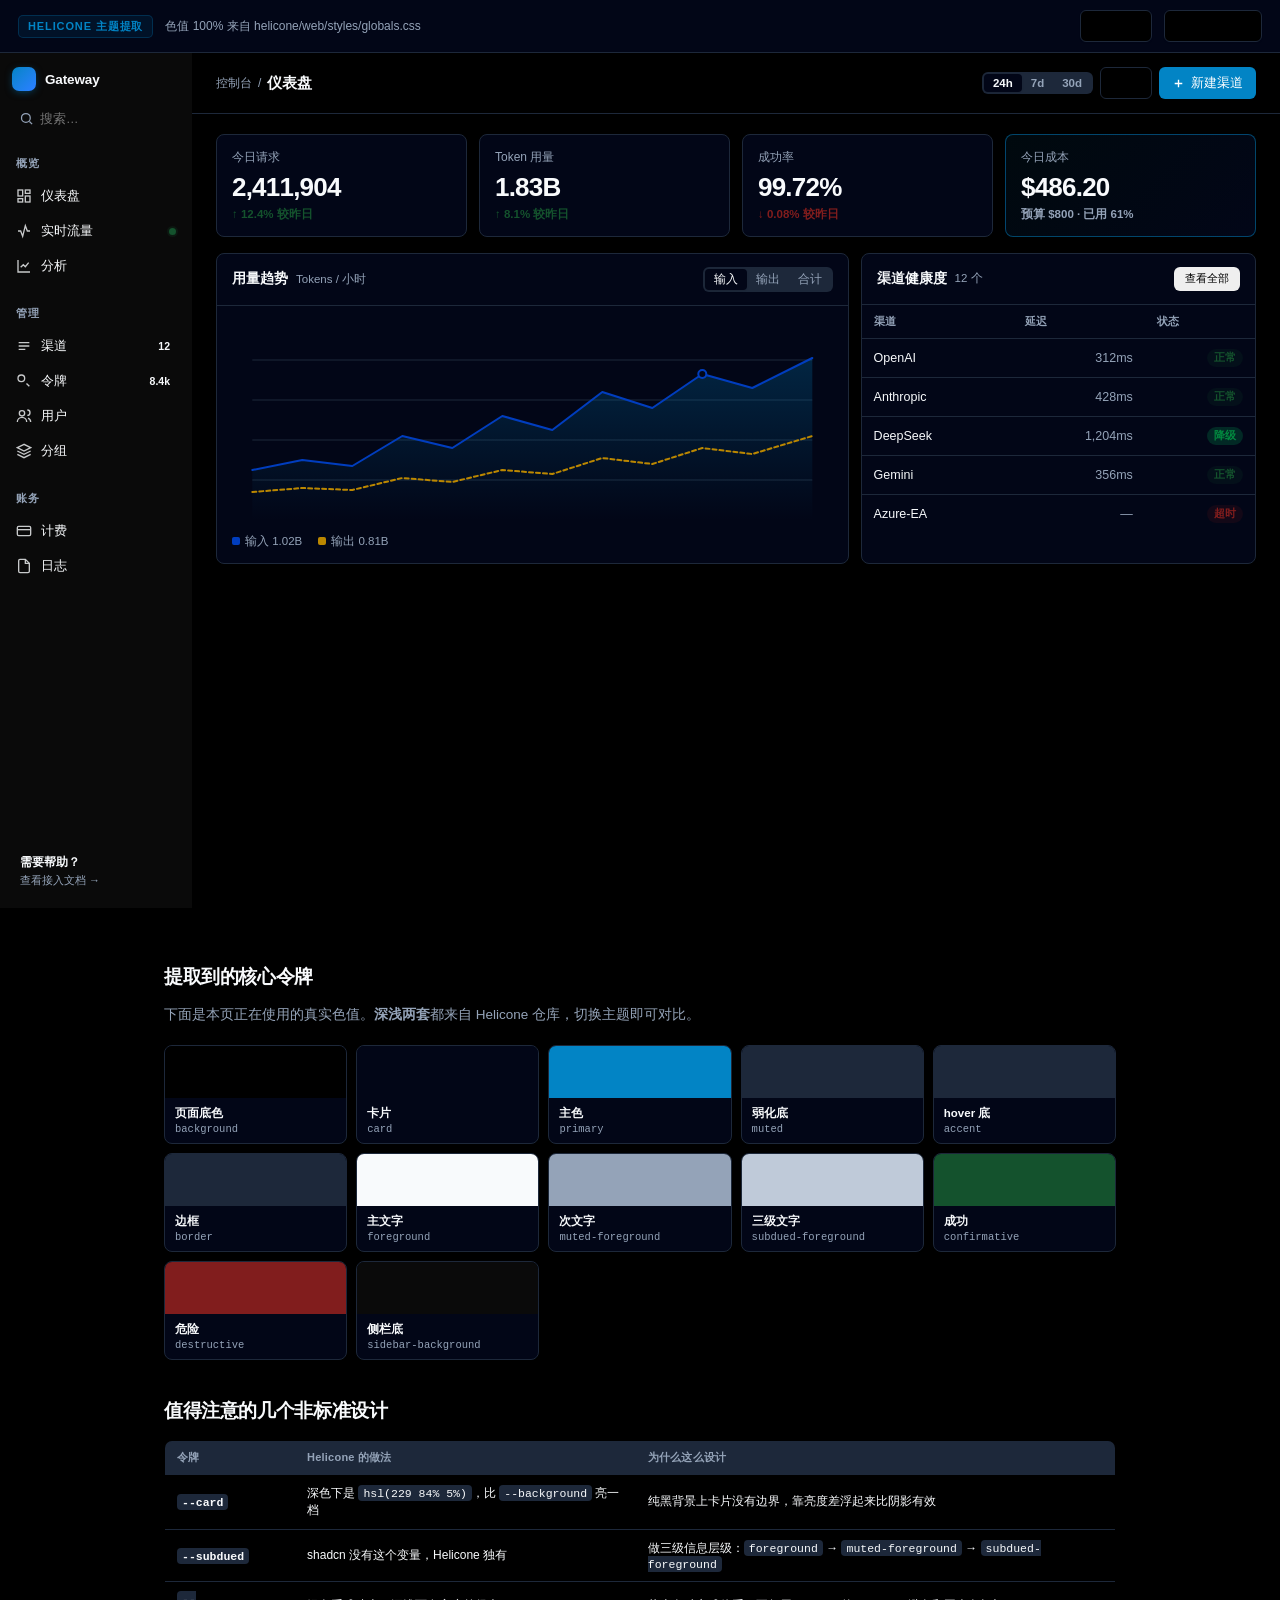
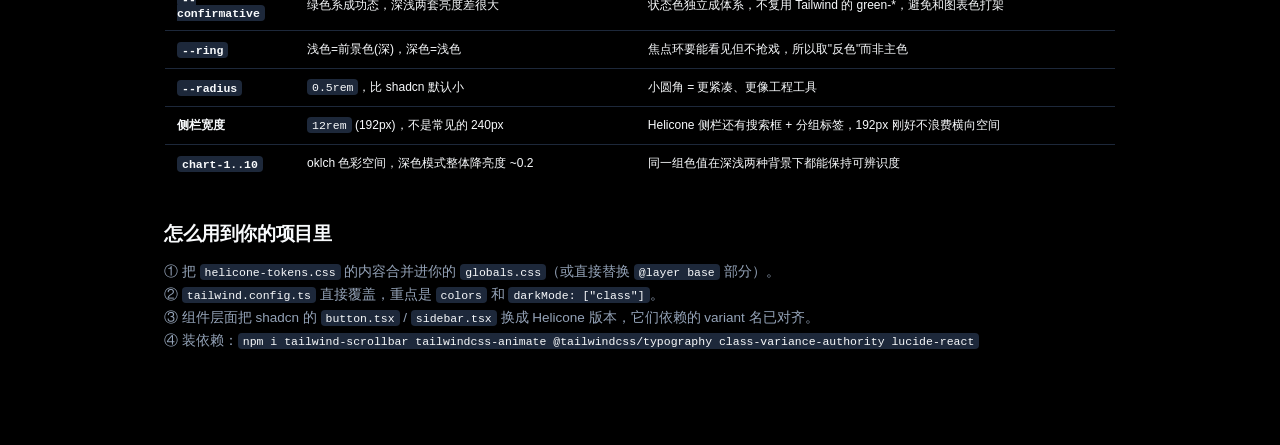
<file: docs/token-gateway-ui/helicone-theme/preview.html>
<!DOCTYPE html>
<html lang="zh-CN" class="dark">
<head>
<meta charset="UTF-8">
<meta name="viewport" content="width=device-width,initial-scale=1.0">
<title>Helicone 主题提取 · 验证页</title>
<style>
/* ============================================================
   这里的 CSS 变量 100% 复制自 Helicone 仓库
   web/styles/globals.css  →  一字未改，只是加了 --sidebar-width
   ============================================================ */
:root{
  --background:210 40% 98%; --foreground:222 47% 11%;
  --card:0 0% 100%; --card-foreground:222 47% 11%;
  --popover:0 0% 100%; --popover-foreground:222 47% 11%;
  --primary:199 89% 48%; --primary-foreground:204 100% 97%;
  --brand:199 89% 48%; --brand-foreground:204 100% 97%;
  --secondary:210 40% 96%; --secondary-foreground:222 47% 11%;
  --muted:210 40% 96%; --muted-foreground:215 16% 47%;
  --subdued:210 40% 96%; --subdued-foreground:220 20% 35%;
  --accent:210 40% 96%; --accent-foreground:222 47% 11%;
  --destructive:0 72% 51%; --destructive-foreground:0 0% 95%;
  --border:214 32% 91%; --input:214 32% 91%; --ring:222 47% 11%;
  --confirmative:142 76% 36%; --confirmative-foreground:145 80% 10%;
  --chart-1:0.852 0.199 91.936; --chart-2:0.656 0.241 354.308;
  --chart-3:0.792 0.209 151.711; --chart-4:0.637 0.237 25.331;
  --chart-5:0.667 0.295 322.15;  --chart-6:0.623 0.214 259.815;
  --chart-7:0.845 0.143 164.978; --chart-8:0.686 0.216 297.186;
  --chart-9:0.75 0.183 55.934;   --chart-10:0.588 0.158 241.966;
  --sidebar-background:oklch(96.8% 0.007 247.896);
  --sidebar:oklch(0.985 0 0);
  --sidebar-foreground:oklch(0.145 0 0);
  --sidebar-primary:oklch(0.205 0 0);
  --sidebar-primary-foreground:oklch(0.985 0 0);
  --sidebar-accent:oklch(0.97 0 0);
  --sidebar-accent-foreground:oklch(0.205 0 0);
  --sidebar-border:oklch(0.922 0 0);
  --sidebar-ring:oklch(0.708 0 0);
  --radius:0.5rem;
  --sidebar-width:12rem;
}
.dark{
  --background:0 0% 0%; --foreground:210 40% 98%;
  --card:229 84% 5%; --card-foreground:210 40% 98%;
  --popover:229 84% 5%; --popover-foreground:210 40% 98%;
  --primary:200 98% 39%; --primary-foreground:204 80% 16%;
  --brand:200 98% 39%; --brand-foreground:204 80% 16%;
  --secondary:217 33% 17%; --secondary-foreground:210 40% 98%;
  --muted:217 33% 17%; --muted-foreground:215 20% 65%;
  --subdued:217 33% 17%; --subdued-foreground:215 25% 80%;
  --accent:217 33% 17%; --accent-foreground:210 40% 98%;
  --destructive:0 63% 31%; --destructive-foreground:0 86% 97%;
  --border:217 33% 17%; --input:217 33% 17%; --ring:213 27% 84%;
  --confirmative:144 61% 20%; --confirmative-foreground:138 76% 97%;
  --chart-1:0.652 0.199 91.936; --chart-2:0.456 0.241 354.308;
  --chart-3:0.592 0.209 151.711; --chart-4:0.437 0.237 25.331;
  --chart-5:0.467 0.295 322.15;  --chart-6:0.423 0.214 259.815;
  --chart-7:0.645 0.143 164.978; --chart-8:0.486 0.216 297.186;
  --chart-9:0.55 0.183 55.934;   --chart-10:0.388 0.158 241.966;
  --sidebar-background:oklch(14.5% 0 0);
  --sidebar:oklch(0.205 0 0);
  --sidebar-foreground:oklch(0.985 0 0);
  --sidebar-primary:oklch(0.488 0.243 264.376);
  --sidebar-primary-foreground:oklch(0.985 0 0);
  --sidebar-accent:oklch(0.269 0 0);
  --sidebar-accent-foreground:oklch(0.985 0 0);
  --sidebar-border:oklch(1 0 0 / 10%);
  --sidebar-ring:oklch(0.439 0 0);
}

*{box-sizing:border-box;margin:0;padding:0}
body{
  background:hsl(var(--background));
  color:hsl(var(--foreground));
  font-family:-apple-system,BlinkMacSystemFont,"Segoe UI",Inter,"PingFang SC","Microsoft YaHei",sans-serif;
  -webkit-font-smoothing:antialiased;
  transition:background .25s,color .25s;
}

/* ---------- 顶部工具条（本页专用） ---------- */
.demo-bar{
  display:flex;align-items:center;gap:12px;padding:10px 18px;
  background:hsl(var(--card));border-bottom:1px solid hsl(var(--border));
  position:sticky;top:0;z-index:50;
}
.demo-bar .tag{font-size:11px;font-weight:700;letter-spacing:.08em;text-transform:uppercase;
  color:hsl(var(--primary));background:hsl(var(--primary)/.1);
  padding:3px 9px;border-radius:5px;border:1px solid hsl(var(--primary)/.25)}
.demo-bar .src{font-size:12px;color:hsl(var(--muted-foreground))}
.demo-bar .sp{flex:1}
.btn{
  display:inline-flex;align-items:center;gap:6px;font-size:12.5px;font-weight:500;
  padding:6px 13px;border-radius:6px;cursor:pointer;border:1px solid transparent;
  transition:all .16s;
}
.btn-ghost:hover{background:hsl(var(--accent));color:hsl(var(--accent-foreground))}
.btn-outline{border:1px solid hsl(var(--input));background:hsl(var(--background));box-shadow:0 1px 2px 0 rgb(0 0 0/.05)}
.btn-outline:hover{background:hsl(var(--accent))}
.btn-primary{background:hsl(var(--primary));color:#fff}
.btn-primary:hover{background:hsl(var(--primary)/.9)}
.btn-sm{height:32px;padding:0 12px}
.btn-xs{height:24px;padding:0 10px;font-size:11px;border-radius:6px}
.btn-icon{width:27px;height:27px;padding:0;border-radius:6px}
.interactive{transition:transform; }
.interactive:hover{box-shadow:0 4px 6px -1px rgb(0 0 0/.1)}
.interactive:active{transform:scale(.96)}

/* ---------- 应用骨架 ---------- */
.shell{display:flex;min-height:calc(100vh - 45px)}

.sidebar{
  width:var(--sidebar-width);flex-shrink:0;display:flex;flex-direction:column;
  background:var(--sidebar-background);
  border-right:1px solid hsl(var(--sidebar-border));
  transition:width .2s;
}
.sidebar.collapsed{width:3rem}
.side-head{display:flex;align-items:center;gap:9px;padding:14px 12px 12px}
.side-logo{width:24px;height:24px;border-radius:7px;flex-shrink:0;
  background:linear-gradient(135deg,hsl(var(--primary)),oklch(0.623 0.214 259.815));
  box-shadow:0 2px 8px -2px hsl(var(--primary)/.6)}
.side-name{font-size:13.5px;font-weight:650;color:hsl(var(--sidebar-foreground));
  letter-spacing:-.01em;white-space:nowrap}
.side-search{margin:0 10px 12px;position:relative}
.side-search input{
  width:100%;height:32px;border-radius:6px;font-size:12.5px;padding:0 10px 0 30px;
  background:hsl(var(--sidebar-accent));color:hsl(var(--sidebar-foreground));
  border:1px solid hsl(var(--sidebar-border));outline:none;
}
.side-search input:focus{border-color:hsl(var(--sidebar-ring));box-shadow:0 0 0 2px hsl(var(--ring)/.25)}
.side-search svg{position:absolute;left:9px;top:8px;width:15px;height:15px;
  color:hsl(var(--muted-foreground))}

.grp{padding:0 8px;margin-bottom:14px}
.grp-lbl{
  height:32px;display:flex;align-items:center;padding:0 8px;
  font-size:11px;font-weight:600;letter-spacing:.06em;text-transform:uppercase;
  color:hsl(var(--muted-foreground));
}
.menu{display:flex;flex-direction:column;gap:1px}
.mi{
  display:flex;align-items:center;gap:9px;height:34px;padding:0 8px;border-radius:6px;
  font-size:13px;color:hsl(var(--sidebar-foreground)/.72);cursor:pointer;
  transition:background .14s,color .14s;white-space:nowrap;position:relative;
}
.mi:hover{background:hsl(var(--sidebar-accent));color:hsl(var(--sidebar-accent-foreground))}
.mi.on{background:hsl(var(--sidebar-accent));color:hsl(var(--sidebar-accent-foreground));font-weight:550}
.mi svg{width:16px;height:16px;flex-shrink:0;opacity:.8}
.mi .badge{margin-left:auto;font-size:10.5px;font-weight:650;padding:1px 6px;border-radius:5px;
  background:hsl(var(--sidebar-accent));font-variant-numeric:tabular-nums}
.mi .dot{margin-left:auto;width:7px;height:7px;border-radius:50%;
  background:hsl(var(--confirmative));box-shadow:0 0 0 2px hsl(var(--confirmative)/.2)}

.side-foot{margin-top:auto;padding:10px;border-top:1px solid hsl(var(--sidebar-border))}
.help-card{padding:10px;border-radius:8px;background:hsl(var(--sidebar-accent));cursor:pointer}
.help-card .t{font-size:12px;font-weight:600;color:hsl(var(--sidebar-foreground))}
.help-card .s{font-size:11px;color:hsl(var(--muted-foreground));margin-top:2px}

/* ---------- 主区 ---------- */
.main{flex:1;min-width:0;display:flex;flex-direction:column}
.topbar{display:flex;align-items:center;gap:12px;padding:14px 24px;
  border-bottom:1px solid hsl(var(--border));background:hsl(var(--background))}
.crumb{display:flex;align-items:center;gap:6px;font-size:12px;color:hsl(var(--muted-foreground))}
.crumb b{color:hsl(var(--foreground));font-size:15px;font-weight:650;letter-spacing:-.015em}
.top-actions{margin-left:auto;display:flex;gap:7px;align-items:center}

.content{padding:20px 24px 40px;flex:1}

/* KPI */
.kpis{display:grid;grid-template-columns:repeat(4,1fr);gap:12px;margin-bottom:16px}
.kpi{background:hsl(var(--card));border:1px solid hsl(var(--border));border-radius:var(--radius);
  padding:14px 15px;box-shadow:0 1px 3px 0 rgb(0 0 0/.1),0 1px 2px -1px rgb(0 0 0/.1)}
.kpi.hl{border-color:hsl(var(--primary)/.5);
  background:linear-gradient(135deg,hsl(var(--primary)/.07),hsl(var(--card)))}
.kpi .lb{font-size:12px;font-weight:500;color:hsl(var(--muted-foreground));margin-bottom:7px}
.kpi .vl{font-size:26px;font-weight:700;letter-spacing:-.03em;
  font-variant-numeric:tabular-nums;line-height:1.1}
.kpi .dl{font-size:11.5px;font-weight:600;margin-top:5px;display:flex;align-items:center;gap:4px}
.up{color:hsl(var(--confirmative))}
.dn{color:hsl(var(--destructive))}
.neutral{color:hsl(var(--muted-foreground))}

/* 卡片 */
.grid2{display:grid;grid-template-columns:1.6fr 1fr;gap:12px}
.card{background:hsl(var(--card));border:1px solid hsl(var(--border));border-radius:var(--radius);
  box-shadow:0 1px 3px 0 rgb(0 0 0/.1),0 1px 2px -1px rgb(0 0 0/.1)}
.card-h{display:flex;align-items:center;gap:8px;padding:13px 15px;border-bottom:1px solid hsl(var(--border))}
.card-h h5{font-size:13.5px;font-weight:600}
.card-h .hint{font-size:11.5px;color:hsl(var(--muted-foreground))}
.card-h .rt{margin-left:auto;display:flex;gap:6px;align-items:center}
.card-b{padding:14px 15px}

.seg{display:flex;background:hsl(var(--muted));border-radius:6px;padding:2px}
.seg button{font-size:11.5px;font-weight:550;padding:3px 9px;border-radius:4px;
  color:hsl(var(--muted-foreground));cursor:pointer;border:none;background:transparent}
.seg button.on{background:hsl(var(--card));color:hsl(var(--foreground));
  box-shadow:0 1px 2px 0 rgb(0 0 0/.08)}

/* 表格 */
table{width:100%;border-collapse:collapse}
th{text-align:left;font-size:11px;font-weight:600;color:hsl(var(--muted-foreground));
  padding:9px 12px;border-bottom:1px solid hsl(var(--border));letter-spacing:.02em}
td{font-size:12.5px;padding:10px 12px;border-bottom:1px solid hsl(var(--border));
  font-variant-numeric:tabular-nums;color:hsl(var(--foreground))}
tbody tr:last-child td{border-bottom:none}
tbody tr{transition:background .12s}
tbody tr:hover{background:hsl(var(--muted)/.55)}
td.num{text-align:right}
.mono{font-family:ui-monospace,SFMono-Regular,Menlo,monospace;font-size:11.5px}
.st{font-size:10.5px;font-weight:650;padding:2px 7px;border-radius:999px;display:inline-block}
.st.ok{background:hsl(var(--confirmative)/.14);color:hsl(var(--confirmative))}
.st.warn{background:oklch(0.792 0.209 151.711 / .16);color:oklch(0.55 0.16 152)}
.st.err{background:hsl(var(--destructive)/.13);color:hsl(var(--destructive))}

.sparkbar{height:4px;border-radius:2px;background:hsl(var(--muted));overflow:hidden}
.sparkbar i{display:block;height:100%;border-radius:2px}

/* 页脚说明 */
.doc{max-width:1000px;margin:56px auto 0;padding:0 24px 80px}
.doc h3{font-size:19px;font-weight:650;margin:38px 0 14px;letter-spacing:-.02em}
.doc p{font-size:13.5px;color:hsl(var(--muted-foreground));line-height:1.7;margin-bottom:12px}
.doc code{font-family:ui-monospace,Menlo,monospace;font-size:11.5px;
  background:hsl(var(--muted));padding:1.5px 5px;border-radius:4px;color:hsl(var(--foreground))}
.swatches{display:grid;grid-template-columns:repeat(auto-fill,minmax(160px,1fr));gap:9px;margin:18px 0}
.sw{border:1px solid hsl(var(--border));border-radius:8px;overflow:hidden;background:hsl(var(--card))}
.sw .chip{height:52px}
.sw .meta{padding:8px 10px}
.sw .meta .nm{font-size:11.5px;font-weight:600}
.sw .meta .vl{font-size:10.5px;color:hsl(var(--muted-foreground));
  font-family:ui-monospace,Menlo,monospace;margin-top:2px}
table.tok{width:100%;border:1px solid hsl(var(--border));border-radius:var(--radius);
  overflow:hidden;margin:16px 0}
table.tok th{background:hsl(var(--muted))}
table.tok td{font-size:12px}
table.tok td:first-child{font-weight:600}

@media(max-width:900px){
  .kpis{grid-template-columns:repeat(2,1fr)}
  .grid2{grid-template-columns:1fr}
}
</style>
</head>
<body class="dark">

<!-- 演示工具条 -->
<div class="demo-bar">
  <span class="tag">Helicone 主题提取</span>
  <span class="src">色值 100% 来自 helicone/web/styles/globals.css</span>
  <span class="sp"></span>
  <button class="btn btn-outline btn-sm" onclick="toggleTheme()">
    <svg width="14" height="14" viewBox="0 0 24 24" fill="none" stroke="currentColor" stroke-width="2"><path d="M21 12.8A9 9 0 1 1 11.2 3a7 7 0 0 0 9.8 9.8z"/></svg>
    <span id="themeTxt">浅色</span>
  </button>
  <button class="btn btn-outline btn-sm" onclick="toggleSide()">
    <svg width="14" height="14" viewBox="0 0 24 24" fill="none" stroke="currentColor" stroke-width="2"><rect x="3" y="3" width="18" height="18" rx="2"/><path d="M9 3v18"/></svg>
    折叠侧栏
  </button>
</div>

<div class="shell">
  <!-- 侧栏：宽度 12rem，来自 Helicone sidebar.tsx -->
  <aside class="sidebar" id="sidebar">
    <div class="side-head">
      <div class="side-logo"></div>
      <div class="side-name">Gateway</div>
    </div>

    <div class="side-search">
      <svg viewBox="0 0 24 24" fill="none" stroke="currentColor" stroke-width="2"><circle cx="11" cy="11" r="7"/><path d="m21 21-4.3-4.3"/></svg>
      <input placeholder="搜索…" />
    </div>

    <div class="grp">
      <div class="grp-lbl">概览</div>
      <div class="menu">
        <div class="mi on"><svg viewBox="0 0 24 24" fill="none" stroke="currentColor" stroke-width="2"><rect x="3" y="3" width="7" height="9"/><rect x="14" y="3" width="7" height="5"/><rect x="14" y="12" width="7" height="9"/><rect x="3" y="16" width="7" height="5"/></svg>仪表盘</div>
        <div class="mi"><svg viewBox="0 0 24 24" fill="none" stroke="currentColor" stroke-width="2"><path d="M3 12h4l3 8 4-16 3 8h4"/></svg>实时流量<span class="dot"></span></div>
        <div class="mi"><svg viewBox="0 0 24 24" fill="none" stroke="currentColor" stroke-width="2"><path d="M3 3v18h18"/><path d="m7 14 4-4 3 3 5-6"/></svg>分析</div>
      </div>
    </div>

    <div class="grp">
      <div class="grp-lbl">管理</div>
      <div class="menu">
        <div class="mi"><svg viewBox="0 0 24 24" fill="none" stroke="currentColor" stroke-width="2"><path d="M4 7h16M4 12h16M4 17h10"/></svg>渠道<span class="badge">12</span></div>
        <div class="mi"><svg viewBox="0 0 24 24" fill="none" stroke="currentColor" stroke-width="2"><circle cx="8" cy="8" r="5"/><path d="m20 20-4.3-4.3"/></svg>令牌<span class="badge">8.4k</span></div>
        <div class="mi"><svg viewBox="0 0 24 24" fill="none" stroke="currentColor" stroke-width="2"><circle cx="9" cy="8" r="4"/><path d="M2 21a7 7 0 0 1 14 0M17 11a4 4 0 0 0 0-8M22 21a6 6 0 0 0-4-5.7"/></svg>用户</div>
        <div class="mi"><svg viewBox="0 0 24 24" fill="none" stroke="currentColor" stroke-width="2"><path d="M12 2 2 7l10 5 10-5-10-5z"/><path d="m2 17 10 5 10-5M2 12l10 5 10-5"/></svg>分组</div>
      </div>
    </div>

    <div class="grp">
      <div class="grp-lbl">账务</div>
      <div class="menu">
        <div class="mi"><svg viewBox="0 0 24 24" fill="none" stroke="currentColor" stroke-width="2"><rect x="2" y="5" width="20" height="14" rx="2"/><path d="M2 10h20"/></svg>计费</div>
        <div class="mi"><svg viewBox="0 0 24 24" fill="none" stroke="currentColor" stroke-width="2"><path d="M14 2H6a2 2 0 0 0-2 2v16a2 2 0 0 0 2 2h12a2 2 0 0 0 2-2V8z"/><path d="M14 2v6h6"/></svg>日志</div>
      </div>
    </div>

    <div class="side-foot">
      <div class="help-card">
        <div class="t">需要帮助？</div>
        <div class="s">查看接入文档 →</div>
      </div>
    </div>
  </aside>

  <!-- 主区 -->
  <div class="main">
    <div class="topbar">
      <div class="crumb">
        <span>控制台</span><span>/</span><b>仪表盘</b>
      </div>
      <div class="top-actions">
        <div class="seg"><button class="on">24h</button><button>7d</button><button>30d</button></div>
        <button class="btn btn-outline btn-sm">导出</button>
        <button class="btn btn-primary btn-sm interactive">
          <svg width="13" height="13" viewBox="0 0 24 24" fill="none" stroke="currentColor" stroke-width="2.5"><path d="M12 5v14M5 12h14"/></svg>
          新建渠道
        </button>
      </div>
    </div>

    <div class="content">
      <!-- KPI -->
      <div class="kpis">
        <div class="kpi">
          <div class="lb">今日请求</div>
          <div class="vl">2,411,904</div>
          <div class="dl up">↑ 12.4% 较昨日</div>
        </div>
        <div class="kpi">
          <div class="lb">Token 用量</div>
          <div class="vl">1.83B</div>
          <div class="dl up">↑ 8.1% 较昨日</div>
        </div>
        <div class="kpi">
          <div class="lb">成功率</div>
          <div class="vl">99.72%</div>
          <div class="dl dn">↓ 0.08% 较昨日</div>
        </div>
        <div class="kpi hl">
          <div class="lb">今日成本</div>
          <div class="vl">$486.20</div>
          <div class="dl neutral">预算 $800 · 已用 61%</div>
        </div>
      </div>

      <div class="grid2">
        <!-- 图表卡 -->
        <div class="card">
          <div class="card-h">
            <h5>用量趋势</h5>
            <span class="hint">Tokens / 小时</span>
            <div class="rt">
              <div class="seg"><button class="on">输入</button><button>输出</button><button>合计</button></div>
            </div>
          </div>
          <div class="card-b">
            <svg viewBox="0 0 560 200" style="width:100%;height:200px">
              <defs>
                <linearGradient id="hg-fill" x1="0" y1="0" x2="0" y2="1">
                  <stop offset="0%" stop-color="hsl(var(--primary))" stop-opacity=".25"/>
                  <stop offset="100%" stop-color="hsl(var(--primary))" stop-opacity="0"/>
                </linearGradient>
              </defs>
              <g stroke="hsl(var(--border))" stroke-width="1">
                <line x1="0" y1="40" x2="560" y2="40"/><line x1="0" y1="80" x2="560" y2="80"/>
                <line x1="0" y1="120" x2="560" y2="120"/><line x1="0" y1="160" x2="560" y2="160"/>
              </g>
              <!-- chart-6 面积 + chart-1 线 -->
              <path d="M0,150 L50,140 L100,146 L150,116 L200,128 L250,96 L300,110 L350,72 L400,88 L450,54 L500,68 L560,38 L560,200 L0,200 Z" fill="url(#hg-fill)"/>
              <path d="M0,150 L50,140 L100,146 L150,116 L200,128 L250,96 L300,110 L350,72 L400,88 L450,54 L500,68 L560,38"
                    fill="none" stroke="oklch(var(--chart-6))" stroke-width="2" stroke-linejoin="round" stroke-linecap="round"/>
              <path d="M0,172 L50,168 L100,170 L150,158 L200,162 L250,150 L300,154 L350,138 L400,144 L450,128 L500,134 L560,116"
                    fill="none" stroke="oklch(var(--chart-1))" stroke-width="2" stroke-linejoin="round" stroke-linecap="round" stroke-dasharray="4 3"/>
              <circle cx="450" cy="54" r="4" fill="hsl(var(--card))" stroke="oklch(var(--chart-6))" stroke-width="2"/>
            </svg>
            <div style="display:flex;gap:16px;margin-top:10px;font-size:11.5px;color:hsl(var(--muted-foreground))">
              <span style="display:flex;align-items:center;gap:5px"><i style="width:8px;height:8px;border-radius:2px;background:oklch(var(--chart-6));display:block"></i>输入 1.02B</span>
              <span style="display:flex;align-items:center;gap:5px"><i style="width:8px;height:8px;border-radius:2px;background:oklch(var(--chart-1));display:block"></i>输出 0.81B</span>
            </div>
          </div>
        </div>

        <!-- 渠道表 -->
        <div class="card">
          <div class="card-h">
            <h5>渠道健康度</h5>
            <span class="hint">12 个</span>
            <div class="rt"><button class="btn btn-ghost btn-xs">查看全部</button></div>
          </div>
          <table>
            <thead><tr><th>渠道</th><th class="num">延迟</th><th class="num">状态</th></tr></thead>
            <tbody>
              <tr><td>OpenAI</td><td class="num" style="color:hsl(var(--muted-foreground))">312ms</td><td class="num"><span class="st ok">正常</span></td></tr>
              <tr><td>Anthropic</td><td class="num" style="color:hsl(var(--muted-foreground))">428ms</td><td class="num"><span class="st ok">正常</span></td></tr>
              <tr><td>DeepSeek</td><td class="num" style="color:hsl(var(--muted-foreground))">1,204ms</td><td class="num"><span class="st warn">降级</span></td></tr>
              <tr><td>Gemini</td><td class="num" style="color:hsl(var(--muted-foreground))">356ms</td><td class="num"><span class="st ok">正常</span></td></tr>
              <tr><td>Azure-EA</td><td class="num" style="color:hsl(var(--muted-foreground))">—</td><td class="num"><span class="st err">超时</span></td></tr>
            </tbody>
          </table>
        </div>
      </div>
    </div>
  </div>
</div>

<!-- ============ 说明文档 ============ -->
<div class="doc">
  <h3>提取到的核心令牌</h3>
  <p>下面是本页正在使用的真实色值。<strong>深浅两套</strong>都来自 Helicone 仓库，切换主题即可对比。</p>

  <div class="swatches" id="sw"></div>

  <h3>值得注意的几个非标准设计</h3>
  <table class="tok">
    <thead><tr><th>令牌</th><th>Helicone 的做法</th><th>为什么这么设计</th></tr></thead>
    <tbody>
      <tr><td><code>--card</code></td><td>深色下是 <code>hsl(229 84% 5%)</code>，比 <code>--background</code> 亮一档</td><td>纯黑背景上卡片没有边界，靠亮度差浮起来比阴影有效</td></tr>
      <tr><td><code>--subdued</code></td><td>shadcn 没有这个变量，Helicone 独有</td><td>做三级信息层级：<code>foreground</code> → <code>muted-foreground</code> → <code>subdued-foreground</code></td></tr>
      <tr><td><code>--confirmative</code></td><td>绿色系成功态，深浅两套亮度差很大</td><td>状态色独立成体系，不复用 Tailwind 的 green-*，避免和图表色打架</td></tr>
      <tr><td><code>--ring</code></td><td>浅色=前景色(深)，深色=浅色</td><td>焦点环要能看见但不抢戏，所以取"反色"而非主色</td></tr>
      <tr><td><code>--radius</code></td><td><code>0.5rem</code>，比 shadcn 默认小</td><td>小圆角 = 更紧凑、更像工程工具</td></tr>
      <tr><td>侧栏宽度</td><td><code>12rem</code> (192px)，不是常见的 240px</td><td>Helicone 侧栏还有搜索框 + 分组标签，192px 刚好不浪费横向空间</td></tr>
      <tr><td><code>chart-1..10</code></td><td>oklch 色彩空间，深色模式整体降亮度 ~0.2</td><td>同一组色值在深浅两种背景下都能保持可辨识度</td></tr>
    </tbody>
  </table>

  <h3>怎么用到你的项目里</h3>
  <p>① 把 <code>helicone-tokens.css</code> 的内容合并进你的 <code>globals.css</code>（或直接替换 <code>@layer base</code> 部分）。<br>
     ② <code>tailwind.config.ts</code> 直接覆盖，重点是 <code>colors</code> 和 <code>darkMode: ["class"]</code>。<br>
     ③ 组件层面把 shadcn 的 <code>button.tsx</code> / <code>sidebar.tsx</code> 换成 Helicone 版本，它们依赖的 variant 名已对齐。<br>
     ④ 装依赖：<code>npm i tailwind-scrollbar tailwindcss-animate @tailwindcss/typography class-variance-authority lucide-react</code></p>
</div>

<script>
// 主题切换
function toggleTheme(){
  const el=document.body;
  el.classList.toggle('dark');
  document.getElementById('themeTxt').textContent = el.classList.contains('dark')?'深色':'浅色';
  renderSwatches();
}
// 侧栏折叠（Helicone: 12rem ↔ 3rem，Ctrl+B）
function toggleSide(){ document.getElementById('sidebar').classList.toggle('collapsed'); }
document.addEventListener('keydown',e=>{
  if(e.key==='b'&&(e.metaKey||e.ctrlKey)){ e.preventDefault(); toggleSide(); }
});

// 色板展示
const TOKENS=[
  ['--background','页面底色'],['--card','卡片'],['--primary','主色'],
  ['--muted','弱化底'],['--accent','hover 底'],['--border','边框'],
  ['--foreground','主文字'],['--muted-foreground','次文字'],
  ['--subdued-foreground','三级文字'],['--confirmative','成功'],
  ['--destructive','危险'],['--sidebar-background','侧栏底'],
];
function renderSwatches(){
  const box=document.getElementById('sw');
  const dark=document.body.classList.contains('dark');
  box.innerHTML=TOKENS.map(([v,n])=>{
    let c;
    if(v==='--sidebar-background') c='var(--sidebar-background)';
    else c=`hsl(var(${v}))`;
    return `<div class="sw"><div class="chip" style="background:${c}"></div>
      <div class="meta"><div class="nm">${n}</div><div class="vl">${v.replace('--','')}</div></div></div>`;
  }).join('');
}
renderSwatches();
</script>
</body>
</html>
</file>
